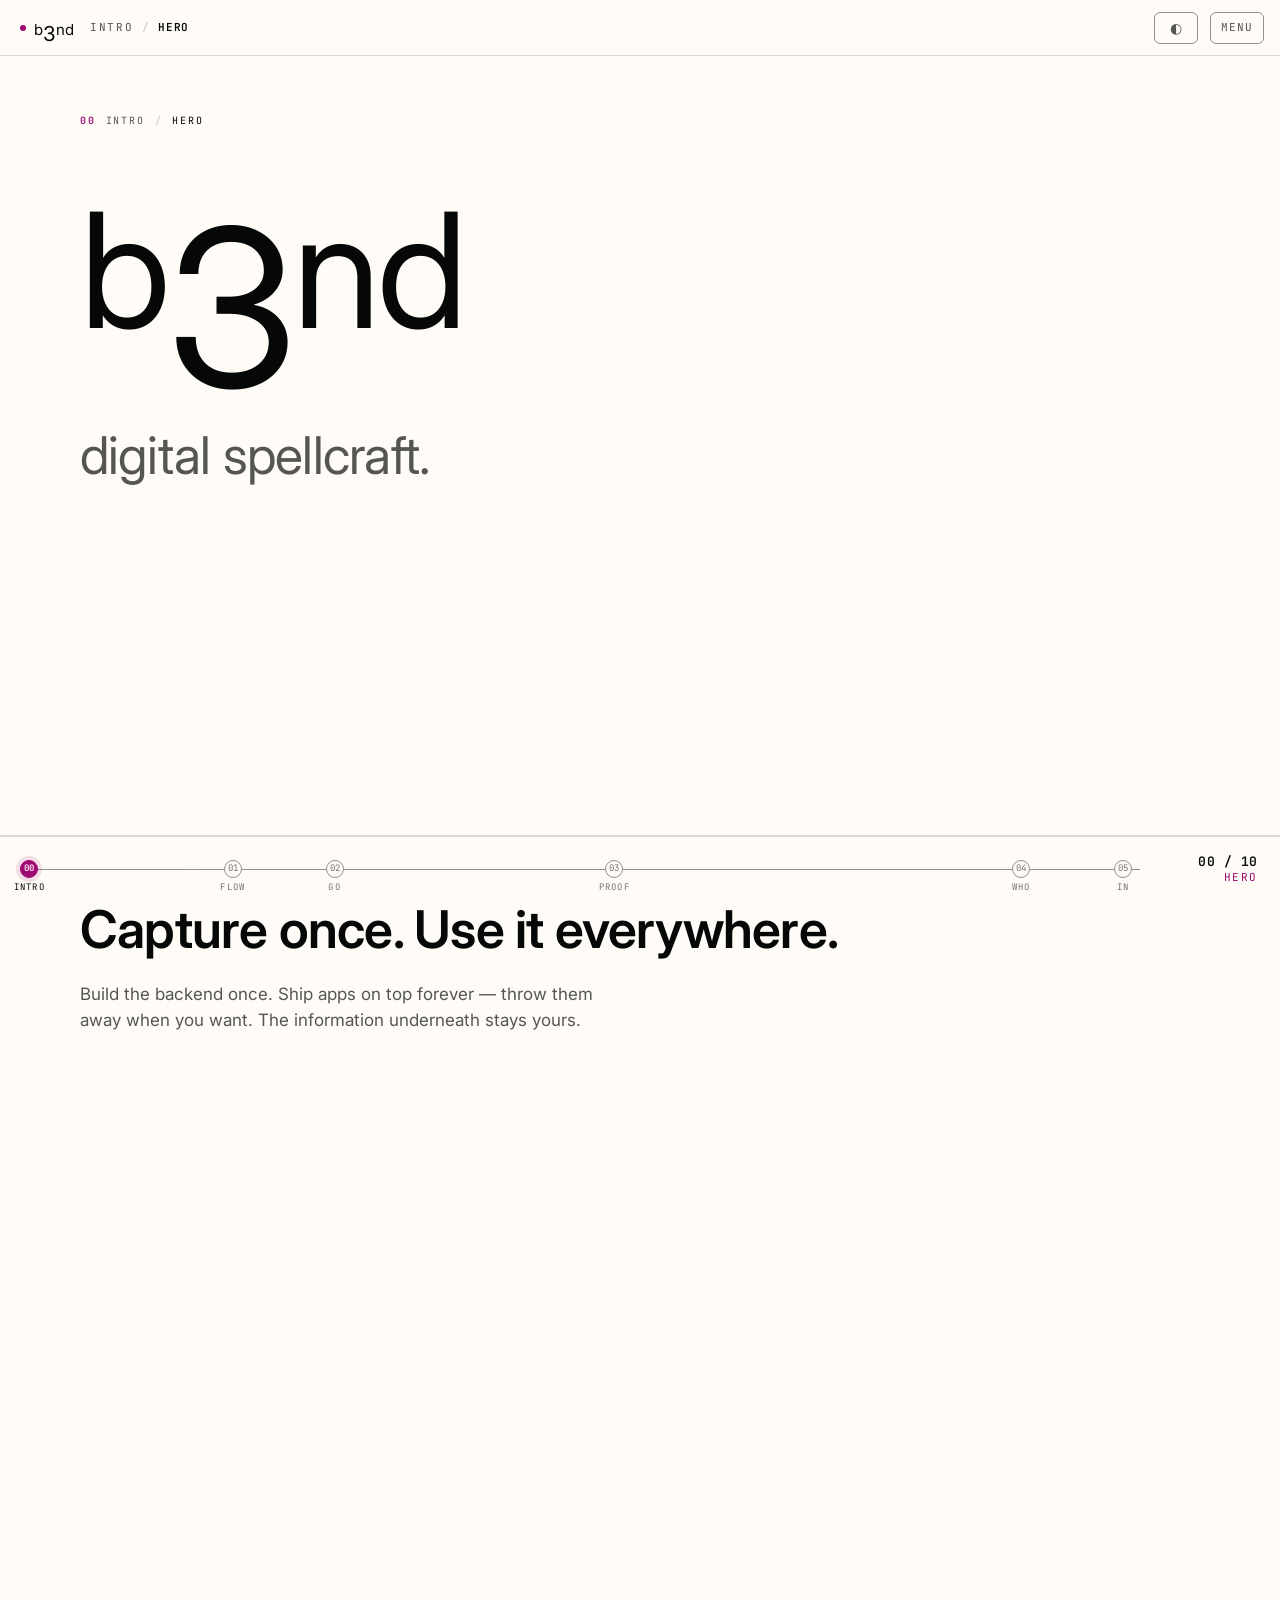
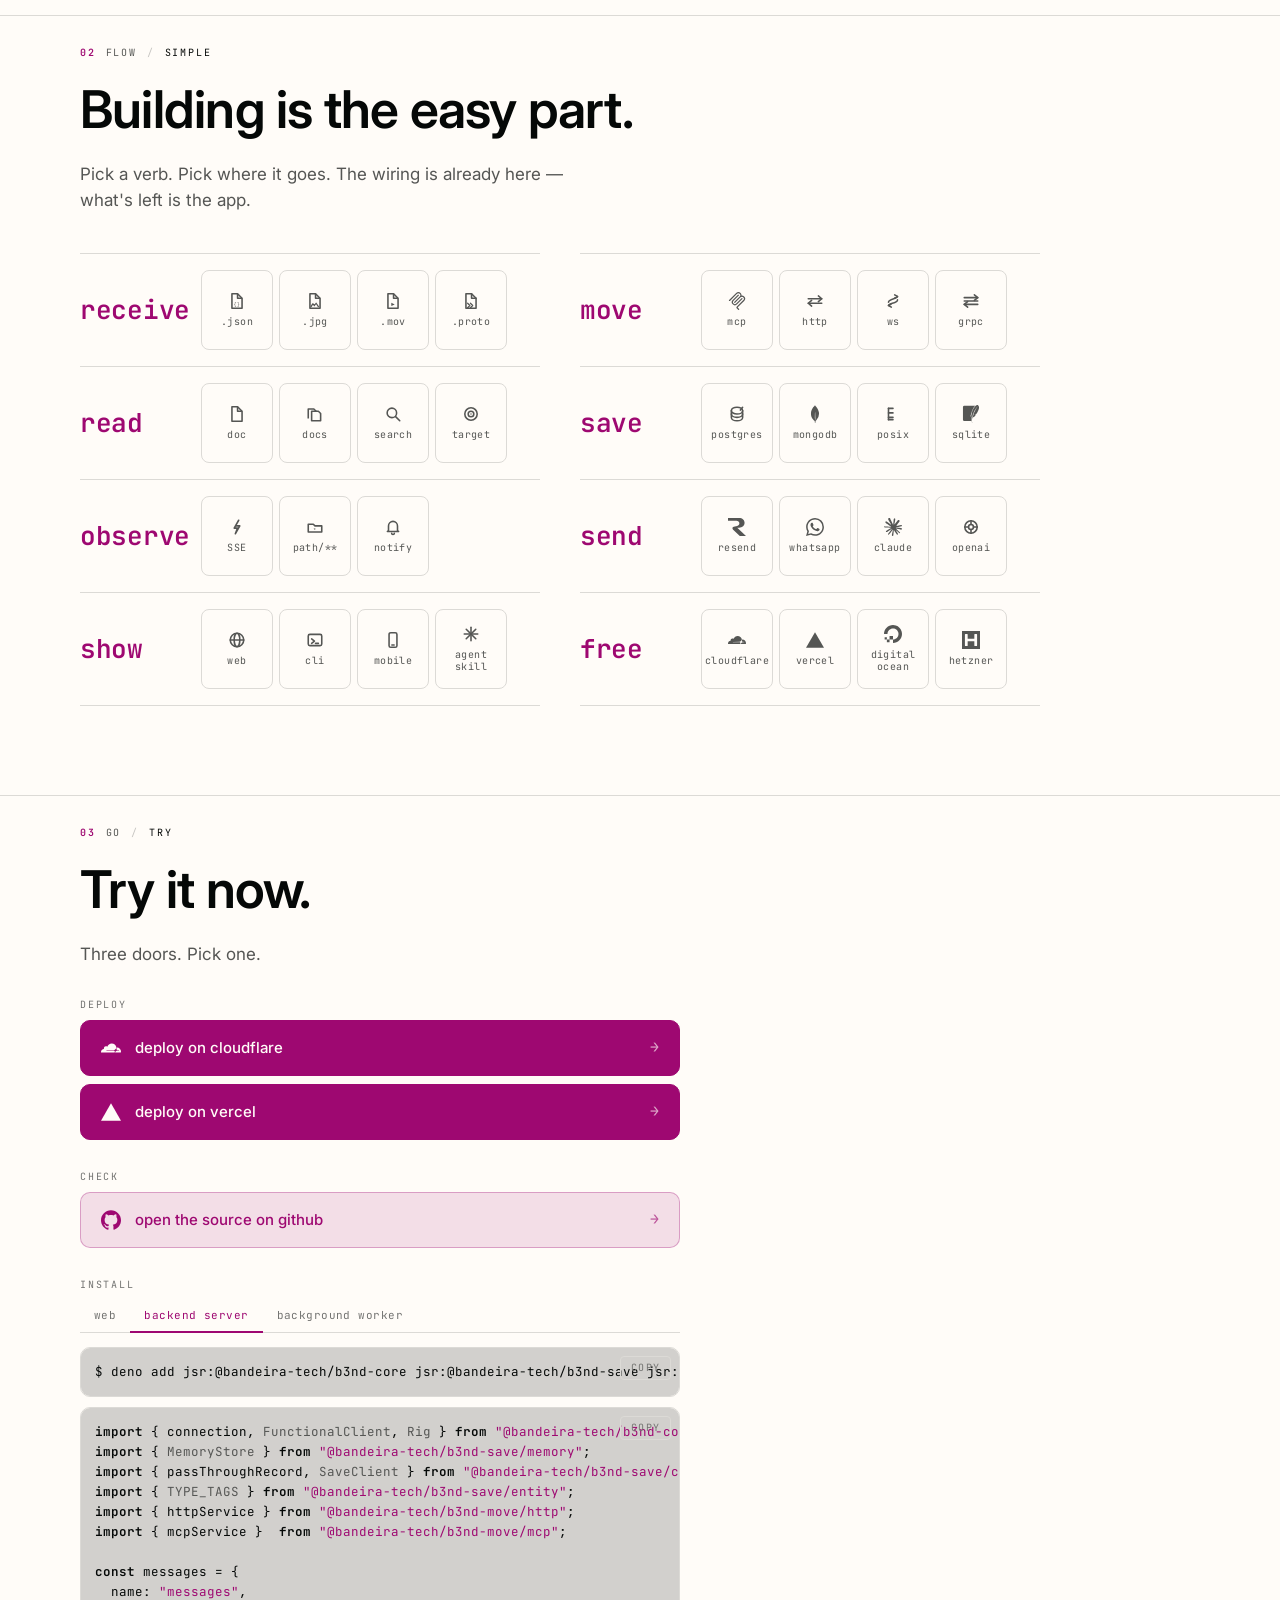
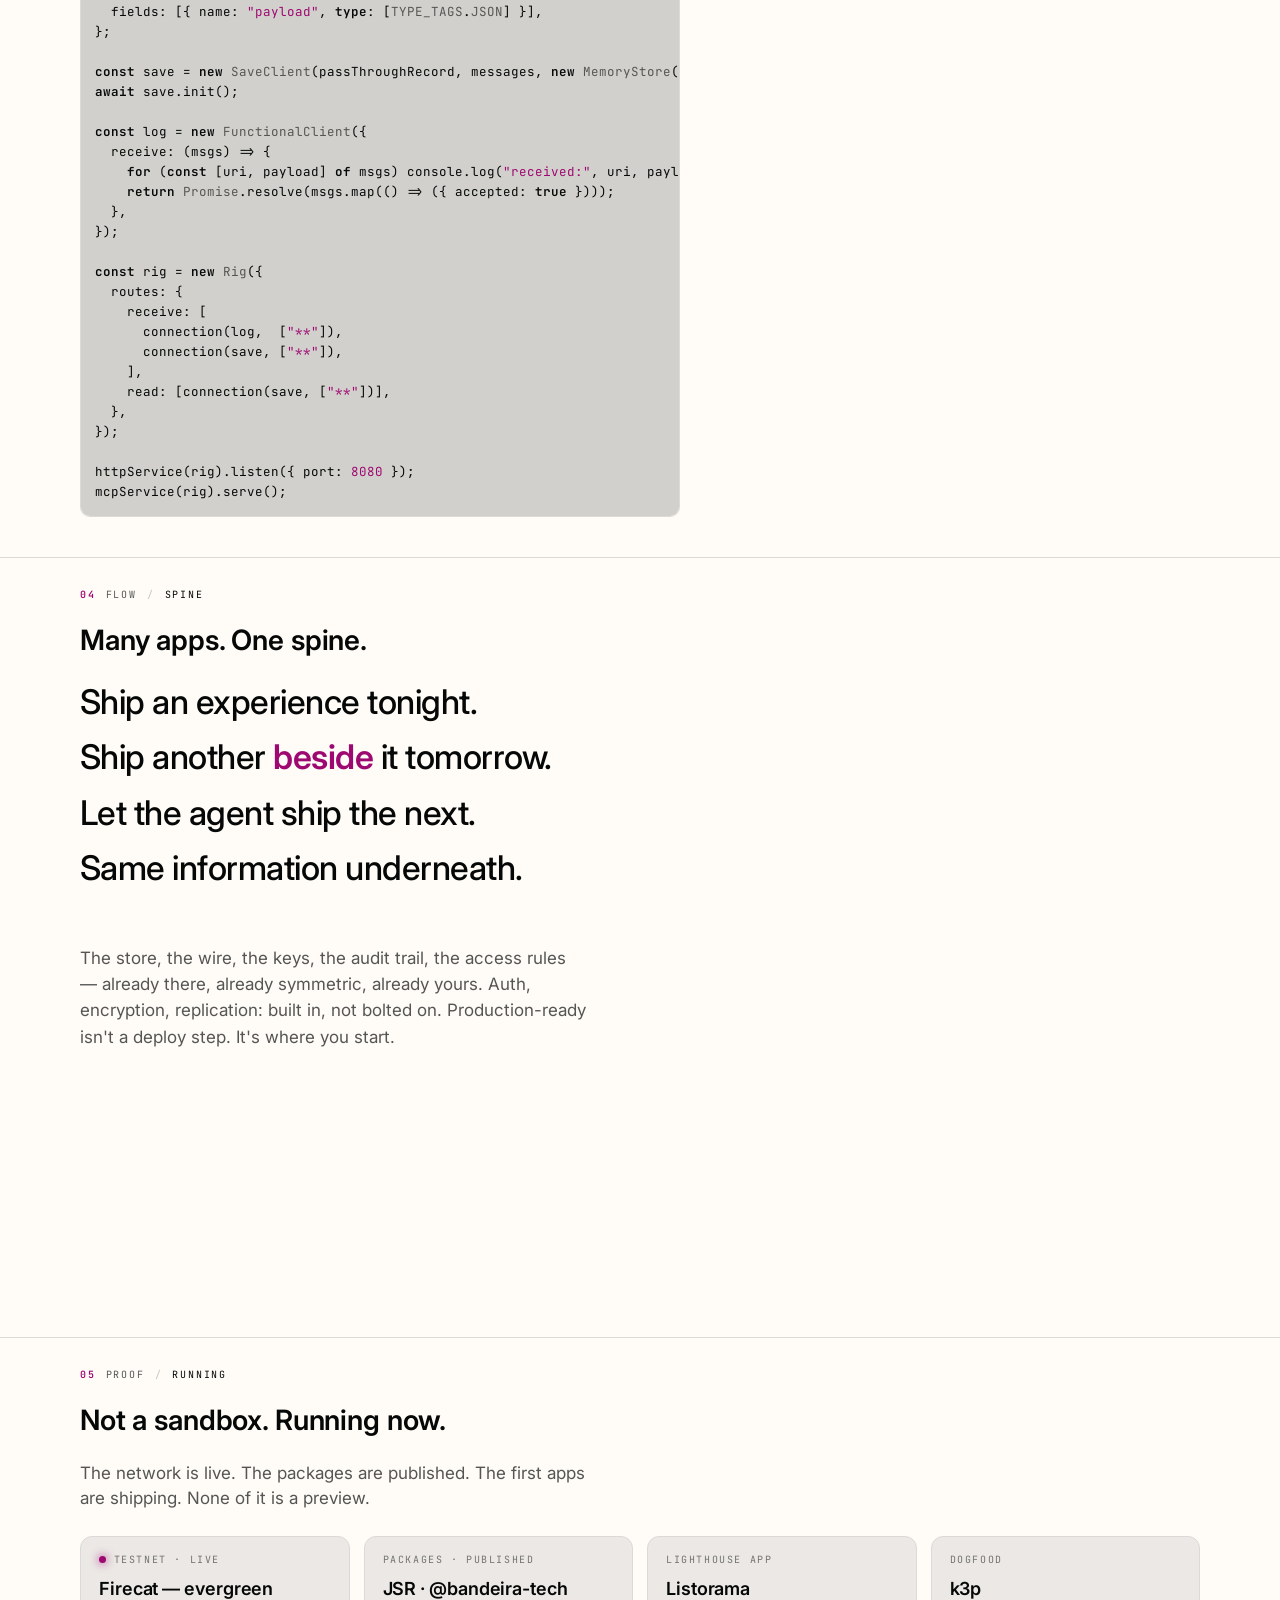
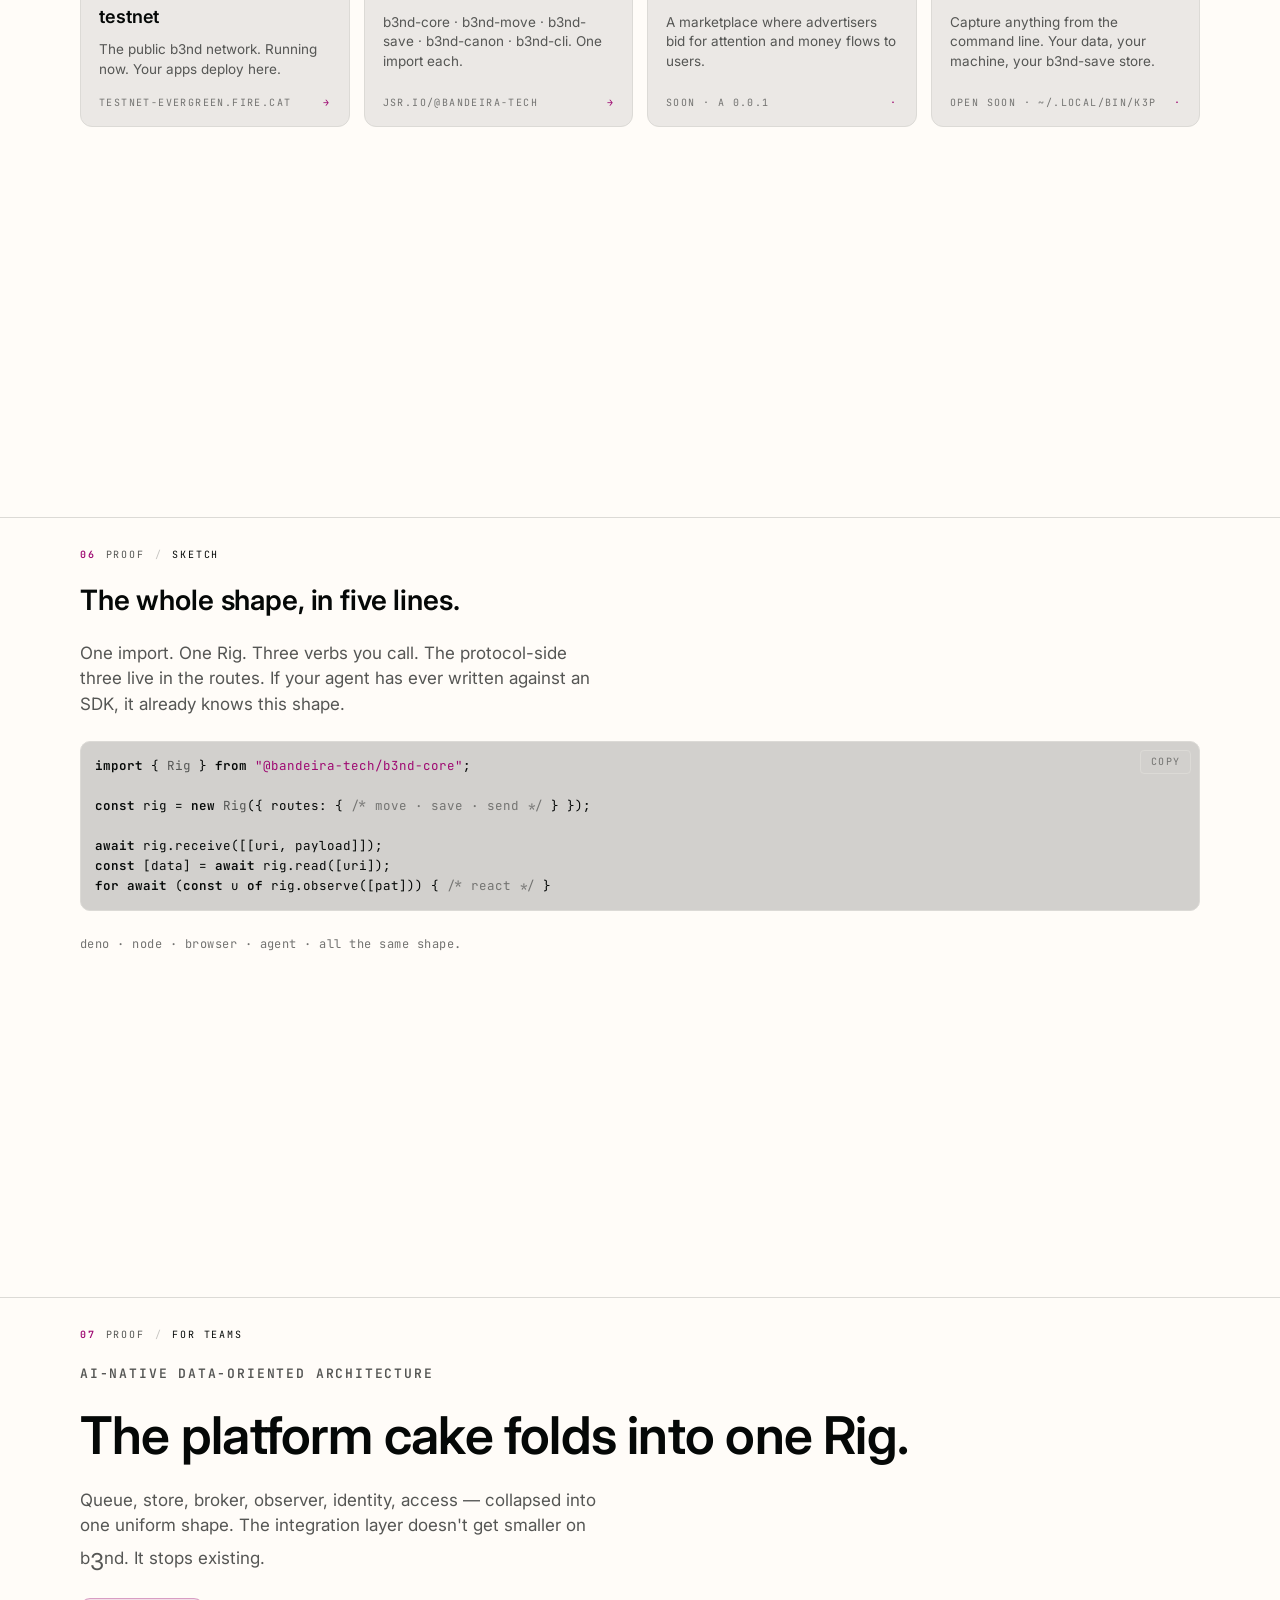
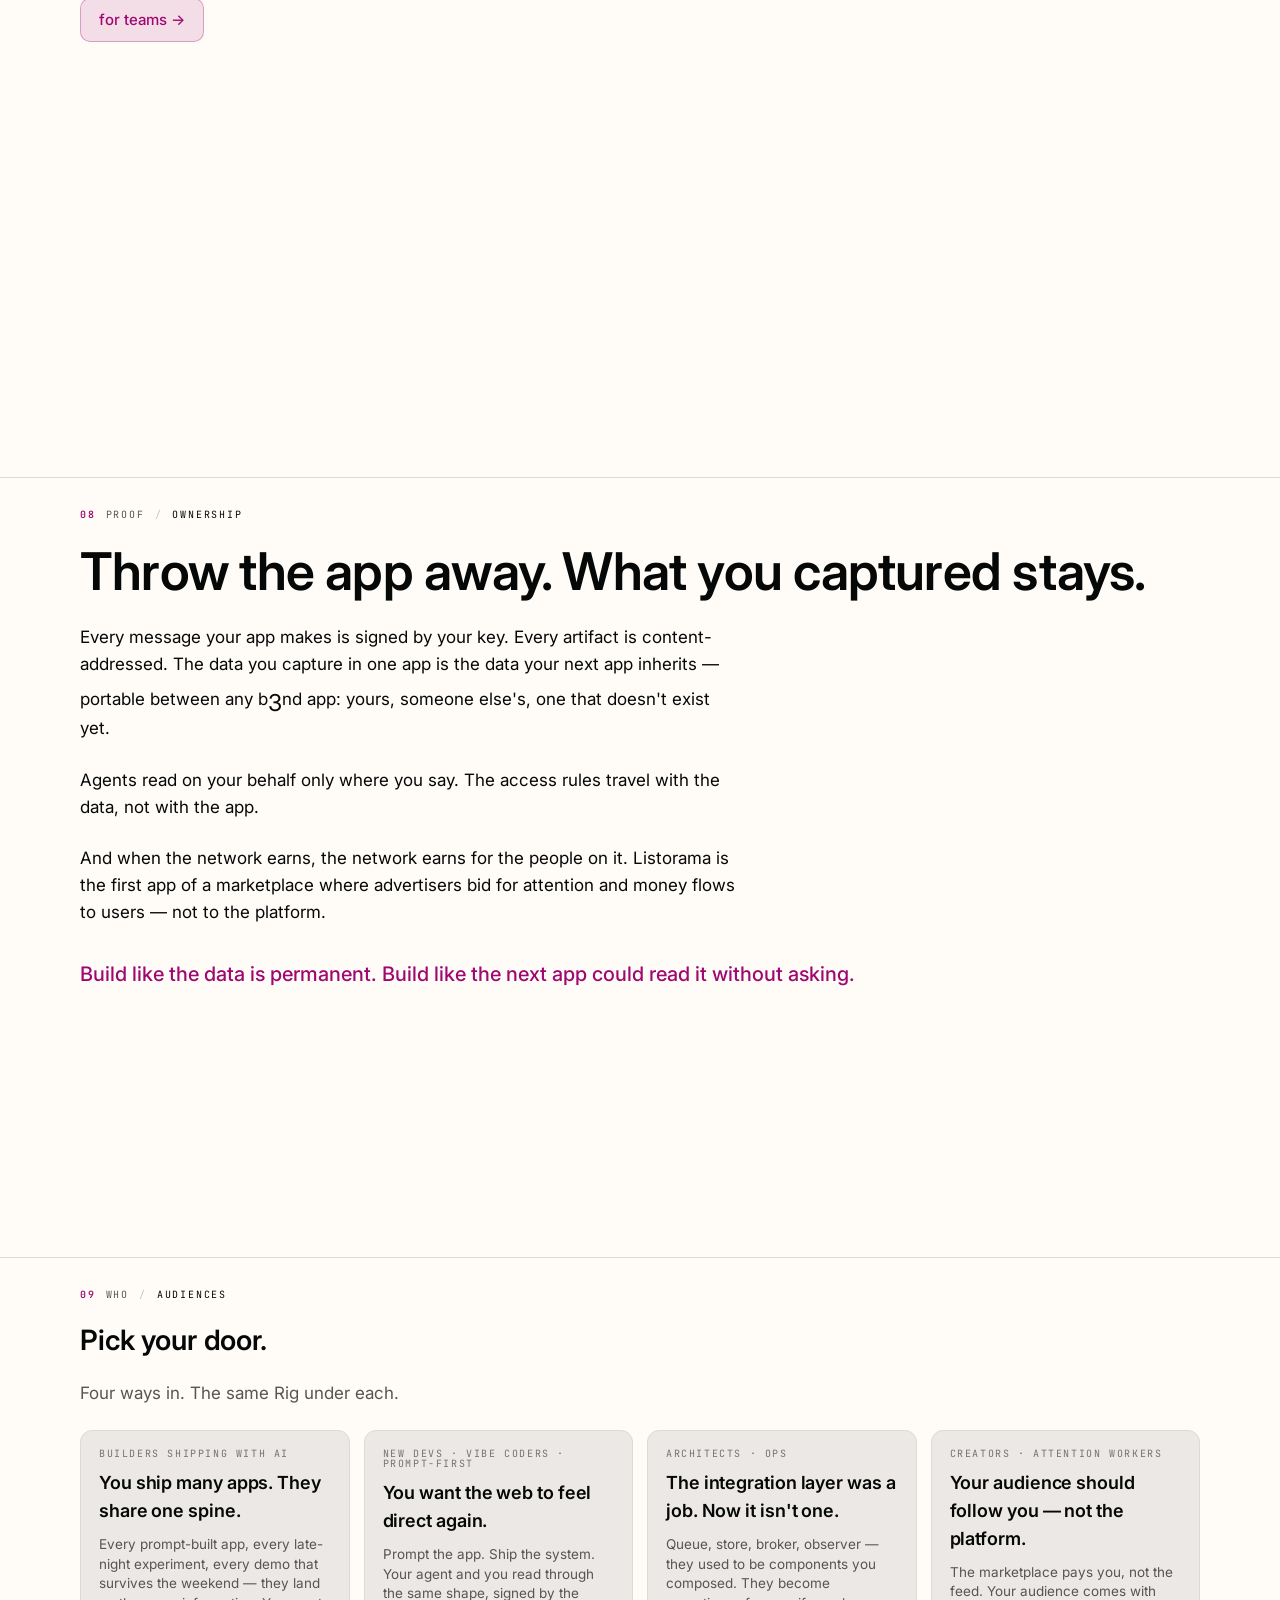
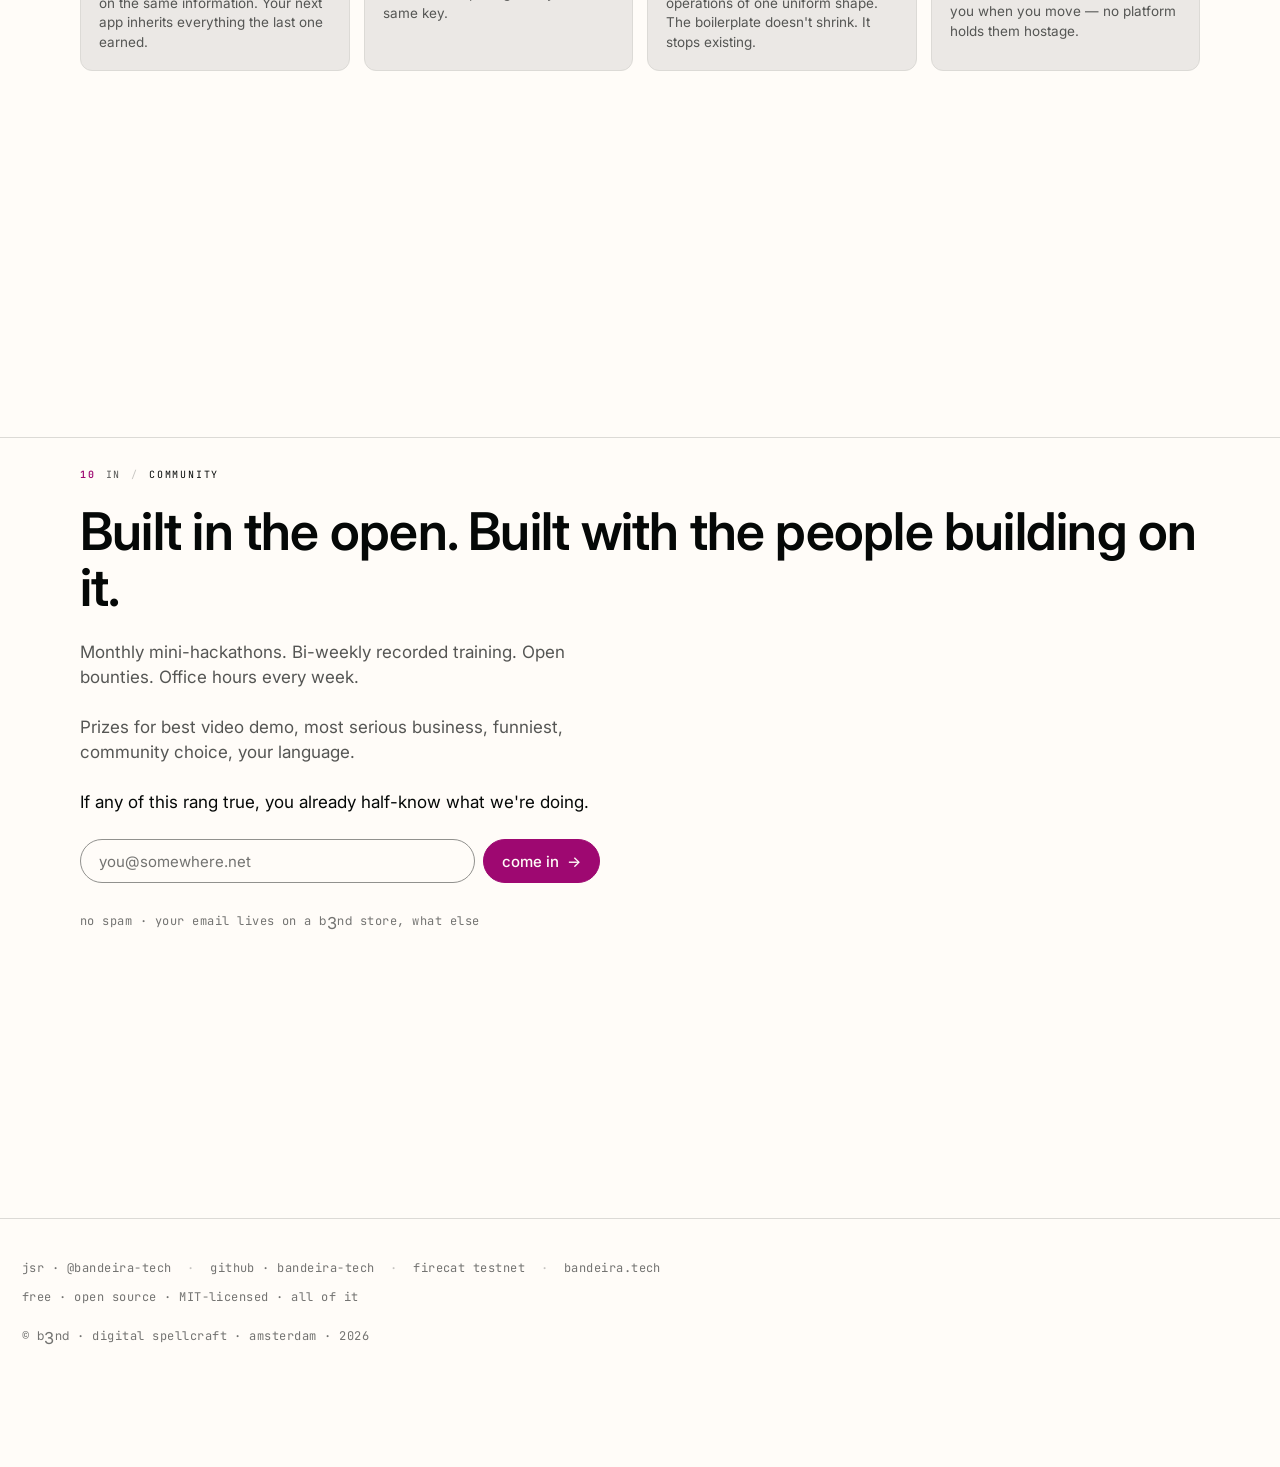
<file: index.html>
<!doctype html>
<html lang="en">
<head>
<meta charset="utf-8">
<meta name="viewport" content="width=device-width,initial-scale=1,viewport-fit=cover">
<meta name="theme-color" content="#050807" media="(prefers-color-scheme: dark)">
<meta name="theme-color" content="#FFFCF8" media="(prefers-color-scheme: light)">
<title>b3nd · digital spellcraft — capture once, use it everywhere</title>
<meta name="description" content="Capture once. Use it everywhere. Build the backend once; ship throwaway apps on top forever. Six verbs, one Rig, ten storage backends. Your information stays. b3nd is digital spellcraft.">

<meta property="og:title" content="b3nd is digital spellcraft.">
<meta property="og:description" content="One data substrate under every app you ship with AI. Six verbs, one Rig, ten storage backends. Built by bandeira.tech.">
<meta property="og:url" content="https://b3nd.org">
<meta property="og:type" content="website">
<meta property="og:site_name" content="b3nd">
<meta property="og:image" content="https://b3nd.org/og.png">
<meta property="og:image:width" content="1200">
<meta property="og:image:height" content="630">
<meta property="og:image:alt" content="b3nd is digital spellcraft.">
<meta name="twitter:card" content="summary_large_image">
<meta name="twitter:title" content="b3nd is digital spellcraft.">
<meta name="twitter:description" content="One data substrate under every app you ship with AI. Six verbs, one Rig, ten storage backends.">
<meta name="twitter:image" content="https://b3nd.org/og.png">

<link rel="icon" href="data:image/svg+xml,%3Csvg xmlns='http://www.w3.org/2000/svg' viewBox='0 0 64 64'%3E%3Crect width='64' height='64' rx='12' fill='%23050807'/%3E%3Ctext x='32' y='48' font-family='American Typewriter,serif' font-size='52' text-anchor='middle' fill='%2339FF88'%3E3%3C/text%3E%3C/svg%3E">
<link rel="canonical" href="https://b3nd.org/">

<script type="application/ld+json">
{
  "@context": "https://schema.org",
  "@graph": [
    {
      "@type": "SoftwareApplication",
      "@id": "https://b3nd.org/#software",
      "name": "b3nd",
      "alternateName": "b3nd is digital spellcraft.",
      "description": "b3nd is the information layer under the apps you build. Six small verbs — move, save, send at the protocol layer; receive, read, observe at the app layer. Build the backend once; ship apps on top forever. Capture once; use it everywhere.",
      "applicationCategory": "DeveloperApplication",
      "operatingSystem": "Cross-platform",
      "url": "https://b3nd.org",
      "offers": { "@type": "Offer", "price": "0", "priceCurrency": "USD" },
      "author": { "@id": "https://bandeira.tech/#org" },
      "softwareHelp": { "@type": "CreativeWork", "url": "https://jsr.io/@bandeira-tech" }
    },
    {
      "@type": "Organization",
      "@id": "https://bandeira.tech/#org",
      "name": "Bandeira Tech",
      "url": "https://bandeira.tech",
      "sameAs": [
        "https://jsr.io/@bandeira-tech",
        "https://github.com/bandeira-tech"
      ]
    },
    {
      "@type": "WebSite",
      "@id": "https://b3nd.org/#site",
      "url": "https://b3nd.org",
      "name": "b3nd",
      "publisher": { "@id": "https://bandeira.tech/#org" },
      "about": { "@id": "https://b3nd.org/#software" },
      "inLanguage": "en"
    }
  ]
}
</script>

<link rel="preconnect" href="https://fonts.googleapis.com">
<link rel="preconnect" href="https://fonts.gstatic.com" crossorigin>
<link href="https://fonts.googleapis.com/css2?family=Inter:wght@400;500;600;700&family=JetBrains+Mono:wght@400;500;600&display=swap" rel="stylesheet">

<link rel="stylesheet" href="/brand/b3nd.css?v=20260620-v11">
<script defer src="/brand/b3nd.js?v=20260620-v11"></script>

<script>
  /* Theme bootstrap — read stored choice before paint to avoid a flash.
   * Honors the shell's localStorage contract (`b3nd-theme` + `data-theme`),
   * NOT v10's contract (`b3nd.mode` + `data-mode`). v11 lives inside the
   * shell discipline. */
  (() => {
    const stored = localStorage.getItem("b3nd-theme");
    if (stored === "light" || stored === "dark") {
      document.documentElement.dataset.theme = stored;
    }
  })();
</script>

<style>
  /* =====================================================================
   * v11 of b3nd.org — built inside the canonical brand webshell at
   * ~/ws/b3nd-brand/webshell/shell.html. Every block below this comment
   * is lifted directly from the shell with only the trimming necessary
   * to ship a public marketing page (we drop the experimental display
   * fonts, the contents/foundations/components/patterns/graphics tiers
   * since this page is a *consumer* of the shell, not the shell itself).
   *
   * Anything tagged /* SHELL-CANDIDATE */ /* is a b3nd.org-specific
   * extension that should be promoted back into the shell — see
   * docs/superpowers/specs/2026-06-20-b3nd-org-v11-shell-port.md.
   * ===================================================================== */

  /* ===== TOKENS (from shell) ==================================== */
  :root {
    --b3nd-prose: "Inter", system-ui, sans-serif;
    --mono: "JetBrains Mono", ui-monospace, monospace;

    --black:#050807;
    --white:#FFFCF8;
    --green:#39FF88;
    --pink:#FF3FB7;
    --pink-deep:#B30880;
    --red:#FF4747;
    --violet:#7C5CFF;

    color-scheme: dark;
    --bg:var(--black);
    --ink:var(--white);
    --accent:var(--green);
    --signal:var(--red);
    --bridge:var(--violet);

    --panel:          color-mix(in srgb, var(--bg) 92%, var(--ink) 8%);
    --surface-raised: color-mix(in srgb, var(--bg) 82%, var(--ink) 18%);
    --rule:           color-mix(in srgb, var(--bg) 86%, var(--ink) 14%);
    --rule-2:         color-mix(in srgb, var(--bg) 78%, var(--ink) 22%);
    --ink-dim:        color-mix(in srgb, var(--ink) 62%, var(--bg) 38%);
    --ink-mute:       color-mix(in srgb, var(--ink) 47%, var(--bg) 53%);
    --accent-soft:    color-mix(in srgb, var(--accent), transparent 88%);
    --accent-border:  color-mix(in srgb, var(--accent), transparent 70%);
    --signal-soft:    color-mix(in srgb, var(--signal), transparent 88%);
    --signal-border:  color-mix(in srgb, var(--signal), transparent 70%);
    --bridge-soft:    color-mix(in srgb, var(--bridge), transparent 88%);

    --chrome-h: calc(48px + env(safe-area-inset-top, 0px));
    --rail-h:   0px;
    --tap:      44px;

    --sp-1:4px; --sp-2:8px; --sp-3:12px; --sp-4:16px;
    --sp-5:20px; --sp-6:24px; --sp-7:32px; --sp-8:48px;

    --r-1:6px; --r-2:8px; --r-3:10px; --r-4:12px; --r-pill:99px;
  }
  :root[data-theme="light"] {
    color-scheme: light;
    --bg:var(--white);
    --ink:var(--black);
    --accent: color-mix(in srgb, var(--pink-deep), var(--black) 12%);
    --signal: color-mix(in srgb, var(--red), var(--black) 22%);
    --bridge: color-mix(in srgb, var(--violet), var(--black) 15%);
    --ink-dim:  color-mix(in srgb, var(--ink) 68%, var(--bg) 32%);
    --ink-mute: color-mix(in srgb, var(--ink) 56%, var(--bg) 44%);
    --rule-2:   color-mix(in srgb, var(--bg) 56%, var(--ink) 44%);
  }
  @media (prefers-color-scheme: light) {
    :root:not([data-theme="dark"]) {
      color-scheme: light;
      --bg:var(--white);
      --ink:var(--black);
      --accent: color-mix(in srgb, var(--pink-deep), var(--black) 12%);
      --signal: color-mix(in srgb, var(--red), var(--black) 22%);
      --bridge: color-mix(in srgb, var(--violet), var(--black) 15%);
      --ink-dim:  color-mix(in srgb, var(--ink) 68%, var(--bg) 32%);
      --ink-mute: color-mix(in srgb, var(--ink) 56%, var(--bg) 44%);
      --rule-2:   color-mix(in srgb, var(--bg) 56%, var(--ink) 44%);
    }
  }

  /* ===== BASE (from shell) ====================================== */
  *{box-sizing:border-box;-webkit-tap-highlight-color:transparent}
  html,body{
    margin:0;padding:0;
    background:var(--bg);color:var(--ink);
    font:16px/1.55 var(--b3nd-prose);
    -webkit-font-smoothing:antialiased;text-rendering:optimizeLegibility;
  }
  a{color:var(--accent);text-decoration:none}
  a:hover{text-decoration:underline;text-underline-offset:3px}
  code,kbd,pre{font-family:var(--mono)}
  button{font:inherit;color:inherit}
  b-3{white-space:nowrap;display:inline-block}

  html{height:100%;scroll-padding-top:var(--chrome-h);scroll-padding-bottom:var(--rail-h)}
  body{
    min-height:100%;
    scroll-snap-type:y proximity;
    overflow-x:hidden;
    overscroll-behavior-y:contain;
  }

  /* ===== TOP CHROME (from shell) ================================ */
  .chrome-top{
    position:fixed;top:0;left:0;right:0;
    height:var(--chrome-h);
    padding:env(safe-area-inset-top,0px) 16px 0;
    background:color-mix(in srgb, var(--bg), transparent 6%);
    -webkit-backdrop-filter:blur(8px);backdrop-filter:blur(8px);
    border-bottom:1px solid var(--rule);
    z-index:40;
    display:flex;align-items:center;gap:12px;
  }
  .chrome-top .brand{
    display:inline-flex;align-items:center;gap:8px;
    color:var(--ink);font-size:15px;font-weight:500;letter-spacing:-.005em;
    background:none;border:none;cursor:pointer;padding:6px 4px;
  }
  .chrome-top .brand .dot{width:6px;height:6px;border-radius:50%;background:var(--accent)}
  .chrome-top .crumb{
    font:11px/1 var(--mono);color:var(--ink-mute);
    letter-spacing:.16em;text-transform:uppercase;
    display:flex;align-items:center;gap:8px;min-width:0;
  }
  .chrome-top .crumb .sep{opacity:.4}
  .chrome-top .crumb .tier{color:var(--ink-dim)}
  .chrome-top .crumb .name{color:var(--ink);font-weight:600;letter-spacing:.06em}
  .chrome-top .spacer{flex:1}
  .chrome-top .chip{
    height:32px;padding:0 10px;display:inline-flex;align-items:center;gap:6px;
    background:none;border:1px solid var(--rule-2);color:var(--ink-dim);
    border-radius:var(--r-1);font:11px/1 var(--mono);cursor:pointer;
    letter-spacing:.08em;text-transform:uppercase;
  }
  .chrome-top .chip:hover{color:var(--ink);border-color:var(--ink-dim)}
  .chrome-top .chip[aria-pressed="true"]{background:var(--accent-soft);color:var(--accent);border-color:var(--accent-border)}
  .chrome-top .chip.icon{width:var(--tap);padding:0;justify-content:center;font-size:14px}
  .chrome-top .hairline{
    position:absolute;left:0;right:0;bottom:-1px;height:1px;background:transparent;
  }
  .chrome-top .hairline::after{
    content:"";position:absolute;left:0;top:0;height:100%;
    background:var(--accent);width:var(--progress,0%);
    transition:width .2s ease-out;
  }
  @media (max-width: 480px){
    .chrome-top .crumb .tier, .chrome-top .crumb .sep{display:none}
  }

  /* ===== NAV DRAWER (from shell) ================================ */
  .nav-scrim{
    position:fixed;inset:0;background:color-mix(in srgb, var(--black), transparent 40%);
    opacity:0;pointer-events:none;transition:opacity .18s ease-out;z-index:48;
  }
  .nav-drawer{
    position:fixed;top:0;right:0;bottom:0;width:min(92vw, 380px);
    background:var(--panel);border-left:1px solid var(--rule);
    transform:translateX(100%);transition:transform .22s ease-out;
    z-index:50;display:flex;flex-direction:column;
    padding-top:env(safe-area-inset-top,0px);
  }
  body.nav-open .nav-scrim{opacity:1;pointer-events:auto}
  body.nav-open .nav-drawer{transform:translateX(0)}
  .nav-drawer .nav-head{
    display:flex;align-items:center;gap:12px;
    padding:14px 18px;border-bottom:1px solid var(--rule);
    font:11px/1 var(--mono);color:var(--ink-mute);letter-spacing:.18em;text-transform:uppercase;
  }
  .nav-drawer .nav-head .title{color:var(--ink);font-weight:600;letter-spacing:.06em}
  .nav-drawer .nav-head .spacer{flex:1}
  .nav-drawer .nav-close{
    width:32px;height:32px;display:grid;place-content:center;
    background:none;border:1px solid var(--rule-2);color:var(--ink-dim);
    border-radius:var(--r-1);cursor:pointer;font:14px/1 var(--mono);
  }
  .nav-drawer .nav-body{flex:1;overflow-y:auto;padding:8px 0 24px}
  .nav-group{padding:14px 18px 6px}
  .nav-group h3{
    margin:0 0 8px;font:10px/1 var(--mono);color:var(--accent);
    letter-spacing:.2em;text-transform:uppercase;font-weight:600;
  }
  .nav-list{display:flex;flex-direction:column;gap:1px}
  .nav-link{
    display:flex;align-items:baseline;gap:10px;
    padding:8px 10px;border-radius:var(--r-1);
    color:var(--ink);font-size:14px;line-height:1.3;letter-spacing:-.005em;
    background:none;border:none;cursor:pointer;text-align:left;
  }
  .nav-link:hover{background:var(--surface-raised)}
  .nav-link .num{
    font:10px/1 var(--mono);color:var(--ink-mute);letter-spacing:.08em;
    min-width:24px;font-feature-settings:"tnum";
  }
  .nav-link .name{flex:1}
  .nav-link[aria-current="true"]{background:var(--accent-soft);color:var(--accent)}
  .nav-link[aria-current="true"] .num{color:var(--accent)}

  /* ===== TRACK + PANEL (from shell) ============================= */
  .track{display:flex;flex-direction:column;padding-top:var(--chrome-h)}
  .panel{
    min-height:calc(100dvh - var(--chrome-h) - var(--rail-h));
    scroll-snap-align:start;
    display:flex;flex-direction:column;
    padding:20px 20px 32px;gap:20px;
    position:relative;
    border-bottom:1px solid var(--rule);
  }
  .panel:last-child{border-bottom:none}

  .panel-head{
    display:flex;align-items:baseline;gap:10px;
    font:10px/1 var(--mono);color:var(--ink-mute);
    letter-spacing:.18em;text-transform:uppercase;
  }
  .panel-head .num{color:var(--accent);font-weight:600}
  .panel-head .tier{color:var(--ink-dim)}
  .panel-head .sep{opacity:.4}
  .panel-head .name{color:var(--ink)}
  .panel-head .anchor{
    margin-left:auto;color:var(--ink-mute);font:10px/1 var(--mono);
    letter-spacing:.14em;text-transform:lowercase;opacity:0;transition:opacity .15s;
    text-decoration:none;
  }
  .panel:hover .panel-head .anchor{opacity:1}
  .panel-head .anchor:hover{color:var(--accent);text-decoration:none}

  /* ===== TYPE SCALE (from shell) ================================ */
  h1,h2,h3,h4,p{margin:0}
  .h-display{font-size:clamp(56px,18vw,160px);line-height:.96;letter-spacing:-.025em;font-weight:600}
  .h-1{font-size:clamp(28px,6.6vw,52px);line-height:1.08;letter-spacing:-.015em;font-weight:600}
  .h-2{font-size:clamp(20px,4.6vw,28px);line-height:1.18;letter-spacing:-.005em;font-weight:600}
  .h-3{font-size:13px;font-weight:600;color:var(--ink-dim);text-transform:uppercase;letter-spacing:.14em;font-family:var(--mono)}
  .lede{font-size:17px;line-height:1.5;color:var(--ink-dim);max-width:48ch}
  .body{font-size:15px;line-height:1.55;color:var(--ink)}
  .mute{color:var(--ink-mute);font-size:12px;font-family:var(--mono);letter-spacing:.04em}

  /* ===== SHARED COMPONENTS (from shell) ========================= */
  .btn{
    appearance:none;border:1px solid transparent;
    font:15px/1 var(--b3nd-prose);font-weight:500;
    min-height:var(--tap);padding:0 18px;border-radius:var(--r-3);cursor:pointer;
    display:inline-flex;align-items:center;justify-content:center;gap:8px;
    text-decoration:none;
  }
  .btn.primary{background:var(--accent);color:var(--bg);border-color:var(--accent)}
  .btn.secondary{background:var(--accent-soft);color:var(--accent);border-color:var(--accent-border)}
  .btn.quiet{background:transparent;color:var(--ink);border-color:var(--rule-2)}
  .btn.ghost{background:transparent;color:var(--ink-dim);border-color:transparent}
  .btn.destructive{background:var(--signal);color:var(--bg);border-color:var(--signal)}
  .btn.full{width:100%}
  .btn:active{transform:translateY(1px)}

  .pill{
    display:inline-flex;align-items:center;gap:6px;
    font:11px/1 var(--mono);letter-spacing:.06em;padding:5px 10px;
    border-radius:var(--r-pill);border:1px solid var(--rule-2);color:var(--ink-dim);
    text-transform:uppercase;
  }
  .pill.accent{background:var(--accent-soft);color:var(--accent);border-color:var(--accent-border)}
  .pill.solid{background:var(--accent);color:var(--bg);border-color:var(--accent)}
  .pill.signal{background:var(--signal-soft);color:var(--signal);border-color:var(--signal-border)}

  .card{
    display:flex;flex-direction:column;gap:10px;
    background:var(--panel);border:1px solid var(--rule);border-radius:var(--r-4);
    padding:18px;color:inherit;text-decoration:none;
    transition:border-color .15s, background .15s;
  }
  .card:hover{border-color:var(--accent-border);background:color-mix(in srgb,var(--accent),transparent 96%);text-decoration:none}
  .card .card-tag{font:10px/1 var(--mono);color:var(--ink-mute);letter-spacing:.16em;text-transform:uppercase}
  .card .card-title{font-size:18px;font-weight:600;letter-spacing:-.005em;color:var(--ink)}
  .card .card-desc{font-size:13.5px;line-height:1.45;color:var(--ink-dim)}
  .card .card-foot{
    margin-top:auto;padding-top:8px;
    display:flex;align-items:center;justify-content:space-between;
    font:10px/1 var(--mono);color:var(--ink-mute);letter-spacing:.14em;text-transform:uppercase;
  }
  .card .card-foot .arrow{color:var(--accent)}

  pre.code{
    margin:0;padding:14px;padding-right:64px;background:var(--surface-raised);border:1px solid var(--rule);
    border-radius:var(--r-3);font:12.5px/1.6 var(--mono);overflow:auto;color:var(--ink);
    position:relative;
  }
  pre.code .tk-cmt{color:var(--ink-mute)}
  pre.code .tk-str{color:var(--accent)}
  pre.code .tk-kw{color:var(--ink);font-weight:600}
  pre.code .tk-typ{color:var(--ink-dim)}
  pre.code .tk-num{color:var(--accent)}
  pre.code .copy-btn{
    position:absolute;top:8px;right:8px;
    appearance:none;background:transparent;color:var(--ink-mute);
    border:1px solid var(--rule);border-radius:4px;cursor:pointer;
    font:10px/1 var(--mono);letter-spacing:.12em;text-transform:uppercase;
    padding:6px 10px;transition:color .15s, border-color .15s;
  }
  pre.code .copy-btn:hover{color:var(--ink);border-color:var(--accent-border)}
  pre.code .copy-btn.copied{color:var(--accent);border-color:var(--accent-border)}

  /* ===== TABLET + DESKTOP (from shell) ========================== */
  .chrome-bot{display:none}
  @media (min-width: 768px) and (max-width: 1023px){
    :root{ --chrome-h: 56px; }
    .panel{padding:32px 32px 40px;gap:24px}
  }
  @media (min-width: 1024px){
    :root{ --chrome-h: 56px; --rail-h: 64px; }
    body{padding-bottom:var(--rail-h)}
    .panel{padding:32px max(56px, calc((100vw - 1100px) / 2)) 40px;gap:24px}
    .chrome-bot{
      display:flex;align-items:center;
      position:fixed;bottom:0;left:0;right:0;height:var(--rail-h);
      padding:0 22px;gap:18px;z-index:30;
      background:color-mix(in srgb, var(--bg), transparent 6%);
      -webkit-backdrop-filter:blur(8px);backdrop-filter:blur(8px);
      border-top:1px solid var(--rule);
    }
    .chrome-bot .chain{position:relative;flex:1;height:28px;display:flex;align-items:center}
    .chrome-bot .chain::before{content:"";position:absolute;left:0;right:0;top:50%;height:1px;background:var(--rule-2)}
    .chrome-bot .chain .fill{
      position:absolute;left:0;top:50%;height:1px;background:var(--accent);
      width:var(--progress,0%);transition:width .18s ease-out;
    }
    .chrome-bot .tiers{position:absolute;inset:0}
    .chrome-bot .tier-mark{
      position:absolute;left:var(--pos,0%);top:50%;
      transform:translate(-50%,-50%);
      display:flex;flex-direction:column;align-items:center;gap:6px;cursor:pointer;
      color:var(--ink-mute);background:none;border:none;
    }
    .chrome-bot .tier-mark .glyph{
      width:18px;height:18px;border-radius:50%;background:var(--bg);border:1px solid var(--rule-2);
      display:grid;place-content:center;font:9px/1 var(--mono);color:var(--ink-mute);
      transition:all .15s;
    }
    .chrome-bot .tier-mark .label{
      position:absolute;top:24px;font:9px/1 var(--mono);letter-spacing:.14em;text-transform:uppercase;
      color:var(--ink-mute);white-space:nowrap;pointer-events:none;
    }
    .chrome-bot .tier-mark.is-active .glyph{
      background:var(--accent);border-color:var(--accent);color:var(--bg);font-weight:600;
      box-shadow:0 0 0 4px var(--accent-soft);
    }
    .chrome-bot .tier-mark.is-active .label{color:var(--ink)}
    .chrome-bot .tier-mark:hover .glyph{border-color:var(--ink-dim);color:var(--ink-dim)}
    .chrome-bot .counter{
      font:11px/1 var(--mono);color:var(--ink-mute);letter-spacing:.14em;text-transform:uppercase;
      display:flex;flex-direction:column;align-items:flex-end;gap:4px;min-width:100px;
    }
    .chrome-bot .counter b{color:var(--ink);font-weight:600;font-size:13px;letter-spacing:.04em}
    .chrome-bot .counter .name{color:var(--accent)}
    .chrome-top .hairline{display:none}
    .nav-drawer{width:420px}
  }
  @media (min-width: 1280px){
    .panel{padding:32px 80px 40px}
  }

  /* ===== VISUALLY HIDDEN ======================================== */
  .visually-hidden{position:absolute;width:1px;height:1px;padding:0;margin:-1px;
    overflow:hidden;clip:rect(0,0,0,0);white-space:nowrap;border:0}

  /* =====================================================================
   * SHELL-CANDIDATES — b3nd.org-specific components.
   *
   * Each of these is something the shell does not yet ship. They live
   * here scoped to b3nd.org for now; the spec doc enumerates them so
   * they can be promoted into shell.html and removed from this file.
   *
   * Tracked: docs/superpowers/specs/2026-06-20-b3nd-org-v11-shell-port.md
   * ===================================================================== */

  /* SHELL-CANDIDATE 01 — .panel.hero
     Full-bleed hero variant. Content stays top-left aligned to match
     the rest of the shell's panel grammar (the masthead reads like
     any other panel, just with display-scale type). */
  .panel.hero{
    padding-top:max(60px, 6vh); padding-bottom:max(80px, 8vh);
    gap:max(16px, 2vh);
  }
  .panel.hero .hero-mark{
    /* the brand "3" hangs 0.27em below baseline (D5) — give it room
       below the wordmark so it never collides with the tagline. */
    padding-bottom:0.35em;
  }
  .panel.hero .hero-tag{color:var(--ink-dim);font-weight:400;letter-spacing:-.015em}

  /* SHELL-CANDIDATE 02 — .trinity
     A grid of (verb · description) rows separated by hairlines. Used
     for the protocol surface (move/save/send) and app surface
     (receive/read/observe). Verb is mono accent, description is body. */
  .trinity{list-style:none;padding:0;margin:0;display:flex;flex-direction:column}
  .trinity-row{
    display:grid;grid-template-columns:180px 1fr;gap:24px;
    align-items:baseline;padding:20px 0;border-top:1px solid var(--rule);
  }
  .trinity-row:last-child{border-bottom:1px solid var(--rule)}
  .trinity-verb{
    font-family:var(--mono);font-size:clamp(24px,3.2vw,36px);
    font-weight:600;color:var(--accent);letter-spacing:-.01em;
  }
  .trinity-line{font-size:clamp(15px,1.6vw,18px);line-height:1.5;color:var(--ink)}
  @media (max-width:680px){
    .trinity-row{grid-template-columns:1fr;gap:6px;padding:16px 0}
  }

  /* SHELL-CANDIDATE 02b — .simple-grid
     Two side-by-side columns of (verb · chips) rows. Verb in mono
     accent, large; chips in mono dim with rule border. Used on the
     "simple" panel to make the surface area concrete without prose.
     Mobile collapses to one column, all rows stacked. */
  .simple-grid{
    display:grid;grid-template-columns:1fr 1fr;gap:0 40px;
    margin-top:16px;max-width:960px;
  }
  .simple-col{display:flex;flex-direction:column}
  .simple-row{
    display:grid;grid-template-columns:105px 1fr;gap:16px;
    align-items:center;padding:16px 0;border-top:1px solid var(--rule);
  }
  .simple-row:last-child{border-bottom:1px solid var(--rule)}
  .simple-verb{
    font-family:var(--mono);font-size:clamp(20px,2.2vw,26px);
    font-weight:600;color:var(--accent);letter-spacing:-.01em;
  }
  .simple-chips{display:flex;flex-wrap:wrap;gap:6px;align-items:flex-start}
  .simple-chip{
    display:flex;flex-direction:column;align-items:center;justify-content:center;
    gap:6px;width:72px;height:80px;padding:8px 6px;
    border:1px solid var(--rule);border-radius:8px;
    font:10px/1.25 var(--mono);color:var(--ink-dim);
    letter-spacing:.04em;text-align:center;
    overflow-wrap:break-word;hyphens:auto;
    transition:border-color .15s, color .15s;
  }
  .simple-chip:hover{border-color:var(--accent-border);color:var(--ink)}
  .simple-chip svg{width:18px;height:18px;flex-shrink:0;color:var(--ink-dim)}
  @media (max-width:880px){
    .simple-grid{grid-template-columns:1fr;gap:0}
  }
  @media (max-width:520px){
    .simple-row{grid-template-columns:1fr;gap:10px;padding:14px 0}
    .simple-chip{width:64px;height:72px}
  }

  /* SHELL-CANDIDATE 02c — .try-stack
     Three vertical blocks (deploy · check · install) on the "try"
     panel. Buttons are full-width within their column, stacked,
     uniform shape. Block labels are mono uppercase. Install block
     hosts a CSS-only radio-driven tabset with code samples. */
  .try-stack{display:flex;flex-direction:column;gap:32px;max-width:600px;margin-top:8px}
  .try-block{display:flex;flex-direction:column;gap:10px}
  .try-block-label{
    font:10px/1 var(--mono);color:var(--ink-mute);
    letter-spacing:.18em;text-transform:uppercase;
  }
  .try-buttons{display:flex;flex-direction:column;gap:8px}
  .try-buttons .btn{
    justify-content:flex-start;width:100%;
    padding:0 20px;min-height:56px;font-size:15px;gap:14px;
  }
  .try-buttons .btn svg{width:20px;height:20px;flex-shrink:0}
  .try-buttons .btn .try-arrow{
    margin-left:auto;font-family:var(--mono);opacity:.65;
  }

  .install-tabs{display:flex;flex-direction:column;gap:0;position:relative}
  .install-tabs input[type="radio"]{
    position:absolute;opacity:0;pointer-events:none;width:0;height:0;
  }
  .install-tab-labels{
    display:flex;flex-wrap:wrap;gap:0;
    border-bottom:1px solid var(--rule);margin-bottom:14px;
  }
  .install-tab-labels label{
    padding:10px 14px;cursor:pointer;
    font:11px/1 var(--mono);color:var(--ink-mute);
    letter-spacing:.04em;
    border-bottom:2px solid transparent;
    margin-bottom:-1px;
    transition:color .15s, border-color .15s;
  }
  .install-tab-labels label:hover{color:var(--ink-dim)}
  .install-tab-panels > .install-panel{display:none}
  .install-panel pre.code{margin:0 0 10px}
  .install-panel pre.code:last-child{margin-bottom:0}

  #tab-backend:checked ~ .install-tab-labels label[for="tab-backend"],
  #tab-web:checked     ~ .install-tab-labels label[for="tab-web"],
  #tab-worker:checked  ~ .install-tab-labels label[for="tab-worker"]{
    color:var(--accent);border-bottom-color:var(--accent);
  }
  #tab-backend:checked ~ .install-tab-panels [data-tab="backend"],
  #tab-web:checked     ~ .install-tab-panels [data-tab="web"],
  #tab-worker:checked  ~ .install-tab-panels [data-tab="worker"]{display:block}

  /* SHELL-CANDIDATE 03 — .manifesto
     Stacked declarative lines with em accents. Used for the symmetry
     pivot. Each line stands on its own; the coda below is a quieter
     follow-through. */
  .manifesto{
    display:flex;flex-direction:column;gap:14px;
    font-size:clamp(20px,3.2vw,34px);line-height:1.22;
    letter-spacing:-.015em;color:var(--ink);font-weight:500;
  }
  .manifesto em{color:var(--accent);font-style:normal;font-weight:600}
  .manifesto-coda{
    margin-top:32px;max-width:46ch;
    font-size:clamp(15px,1.6vw,17px);line-height:1.55;
    color:var(--ink-dim);font-weight:400;
  }

  /* SHELL-CANDIDATE 04 — .live-dot
     Small status indicator. .live variant carries a soft glow.
     Used in the proof card "testnet · live" tag and elsewhere when
     a resource is running now vs. coming. */
  .live-dot{
    width:7px;height:7px;border-radius:50%;background:var(--ink-mute);
    display:inline-block;flex-shrink:0;
  }
  .live-dot.live{background:var(--accent);box-shadow:0 0 10px var(--accent)}

  /* SHELL-CANDIDATE 05 — .input + .form-row
     Text input + button row, used for email capture. The shell's
     #components-inputs is still todo; this is the minimum surface to
     ship the signup. Pill-shaped to match how the marketing CTA reads. */
  .form-row{
    display:flex;gap:8px;flex-wrap:wrap;max-width:520px;
  }
  .input{
    flex:1;min-width:240px;
    background:transparent;border:1px solid var(--rule-2);border-radius:var(--r-pill);
    padding:0 18px;height:var(--tap);
    font:15px/1 var(--b3nd-prose);color:var(--ink);
    transition:border-color .15s;
  }
  .input:focus{outline:none;border-color:var(--accent)}
  .input::placeholder{color:var(--ink-mute)}
  .btn.pill-shape{border-radius:var(--r-pill)}

  /* SHELL-CANDIDATE 06 — grid utilities (proof-grid, audience-grid)
     Two auto-fit card grids of slightly different densities. Likely
     candidate for a single .card-grid primitive once promoted. */
  .card-grid{
    display:grid;
    grid-template-columns:repeat(auto-fit, minmax(240px, 1fr));
    gap:14px;
  }
  .card-grid.dense{grid-template-columns:repeat(auto-fit, minmax(220px, 1fr))}

  /* SHELL-CANDIDATE 07 — site footer
     Marketing footer with meta links + brand sig. The shell ends at
     the last .panel; a marketing surface needs a quiet meta tail. */
  .site-foot{
    border-top:1px solid var(--rule);
    padding:32px 20px 40px;
    font:12px/1.6 var(--mono);color:var(--ink-mute);
    letter-spacing:.04em;
  }
  .site-foot a{color:var(--ink-mute);text-decoration:none;border-bottom:1px solid transparent;transition:border-color .15s, color .15s}
  .site-foot a:hover{color:var(--ink);border-color:var(--ink-mute)}
  .site-foot .sep{opacity:.4;margin:0 8px}
  .site-foot .sig{margin-top:14px;color:var(--ink-mute)}
  @media (min-width: 1024px){.site-foot{padding:40px 22px 56px}}

</style>
</head>
<body>

<!-- ====================== TOP CHROME (shell) ====================== -->
<header class="chrome-top">
  <button type="button" class="brand" data-go="hero" title="Top">
    <span class="dot"></span> <b-3>b3nd</b-3>
  </button>
  <span class="crumb" id="crumb">
    <span class="tier" id="crumb-tier">intro</span>
    <span class="sep">/</span>
    <span class="name" id="crumb-name">hero</span>
  </span>
  <span class="spacer"></span>
  <button type="button" class="chip icon theme-toggle" aria-label="Toggle theme" title="Toggle theme">◐</button>
  <button type="button" class="chip nav-toggle" aria-label="Open contents" aria-expanded="false">
    <span>menu</span>
  </button>
  <span class="hairline" aria-hidden="true"></span>
</header>

<!-- ====================== NAV DRAWER (shell) ====================== -->
<div class="nav-scrim" aria-hidden="true"></div>
<aside class="nav-drawer" aria-label="Contents" aria-hidden="true">
  <div class="nav-head">
    <span class="title">b3nd · the page</span>
    <span class="spacer"></span>
    <button type="button" class="nav-close" aria-label="Close">×</button>
  </div>
  <div class="nav-body" id="nav-body">
    <!-- populated by JS from the panel registry -->
  </div>
</aside>

<!-- ====================== TRACK + PANELS (shell) ====================== -->
<main class="track" id="track" tabindex="0">

  <!-- ===================== TIER · INTRO ===================== -->

  <!-- 00 · HERO -->
  <section class="panel hero" id="hero" data-tier="intro" data-name="hero">
    <div class="panel-head">
      <span class="num">00</span>
      <span class="tier">intro</span><span class="sep">/</span><span class="name">hero</span>
      <a class="anchor" href="#hero">#hero</a>
    </div>
    <h1 class="h-display hero-mark"><b-3>b3nd</b-3><span class="visually-hidden"> — digital spellcraft. A data substrate for apps built with AI.</span></h1>
    <p class="h-1 hero-tag">digital spellcraft.</p>
  </section>

  <!-- 01 · SHAPE -->
  <section class="panel" id="shape" data-tier="intro" data-name="shape">
    <div class="panel-head">
      <span class="num">01</span>
      <span class="tier">intro</span><span class="sep">/</span><span class="name">shape</span>
      <a class="anchor" href="#shape">#shape</a>
    </div>
    <h2 class="h-1">Capture once. Use it everywhere.</h2>
    <p class="lede">Build the backend once. Ship apps on top forever — throw them away when you want. The information underneath stays yours.</p>
  </section>

  <!-- ===================== TIER · FLOW ===================== -->

  <!-- 02 · SIMPLE — collapsed from former protocol/app/symmetry panels -->
  <section class="panel" id="simple" data-tier="flow" data-name="simple">
    <div class="panel-head">
      <span class="num">02</span>
      <span class="tier">flow</span><span class="sep">/</span><span class="name">simple</span>
      <a class="anchor" href="#simple">#simple</a>
    </div>
    <h2 class="h-1">Building is the easy part.</h2>
    <p class="lede">Pick a verb. Pick where it goes. The wiring is already here — what's left is the app.</p>

    <div class="simple-grid">
      <div class="simple-col">
        <!-- receive row -->
        <div class="simple-row">
          <span class="simple-verb">receive</span>
          <div class="simple-chips">
            <!-- .json — file glyph with {} badge -->
            <span class="simple-chip">
              <svg viewBox="0 0 16 16" fill="none" stroke="currentColor" stroke-width="1.4" stroke-linejoin="round">
                <path d="M3.5 1.5h5L12.5 5.5v9h-9z"/><path d="M8.5 1.5V5.5h4"/>
                <text x="8" y="12" fill="currentColor" stroke="none" font-size="4" text-anchor="middle" font-family="monospace">{}</text>
              </svg>
              .json
            </span>
            <!-- .jpg — file glyph with mountain/image hint -->
            <span class="simple-chip">
              <svg viewBox="0 0 16 16" fill="none" stroke="currentColor" stroke-width="1.4" stroke-linejoin="round">
                <path d="M3.5 1.5h5L12.5 5.5v9h-9z"/><path d="M8.5 1.5V5.5h4"/>
                <polyline points="4.5,13 6,10.5 7.5,12 9,10 11,13" stroke="currentColor" stroke-width="1.1" fill="none" stroke-linecap="round"/>
              </svg>
              .jpg
            </span>
            <!-- .mov — file glyph with play triangle -->
            <span class="simple-chip">
              <svg viewBox="0 0 16 16" fill="none" stroke="currentColor" stroke-width="1.4" stroke-linejoin="round">
                <path d="M3.5 1.5h5L12.5 5.5v9h-9z"/><path d="M8.5 1.5V5.5h4"/>
                <polygon points="6.5,9.5 6.5,12.5 9.5,11" fill="currentColor" stroke="none"/>
              </svg>
              .mov
            </span>
            <!-- .proto — file glyph with >> (stream/encode hint) -->
            <span class="simple-chip">
              <svg viewBox="0 0 16 16" fill="none" stroke="currentColor" stroke-width="1.4" stroke-linejoin="round" stroke-linecap="round">
                <path d="M3.5 1.5h5L12.5 5.5v9h-9z"/><path d="M8.5 1.5V5.5h4"/>
                <polyline points="5,10 7,12 5,14" stroke-width="1.1"/>
                <polyline points="7.5,10 9.5,12 7.5,14" stroke-width="1.1"/>
              </svg>
              .proto
            </span>
          </div>
        </div>
        <!-- read row — existing line glyphs kept -->
        <div class="simple-row">
          <span class="simple-verb">read</span>
          <div class="simple-chips">
            <span class="simple-chip" title="by URI">
              <svg viewBox="0 0 16 16" fill="none" stroke="currentColor" stroke-width="1.4" stroke-linejoin="round"><path d="M3.5 1.5h5L12.5 5.5v9h-9z"/><path d="M8.5 1.5V5.5h4"/></svg>
              doc
            </span>
            <span class="simple-chip" title="by query">
              <svg viewBox="0 0 16 16" fill="none" stroke="currentColor" stroke-width="1.4" stroke-linejoin="round"><path d="M2 12V3.5h5L9 5.5v0.5"/><path d="M5 14V5.5h6L13 7.5v6.5z"/></svg>
              docs
            </span>
            <span class="simple-chip" title="by search">
              <svg viewBox="0 0 16 16" fill="none" stroke="currentColor" stroke-width="1.4" stroke-linecap="round"><circle cx="7" cy="7" r="4.2"/><line x1="10.3" y1="10.3" x2="14" y2="14"/></svg>
              search
            </span>
            <span class="simple-chip" title="by URI pattern">
              <svg viewBox="0 0 16 16" fill="none" stroke="currentColor" stroke-width="1.4"><circle cx="8" cy="8" r="5.5"/><circle cx="8" cy="8" r="2.5"/><circle cx="8" cy="8" r="0.6" fill="currentColor" stroke="none"/></svg>
              target
            </span>
          </div>
        </div>
        <!-- observe row -->
        <div class="simple-row">
          <span class="simple-verb">observe</span>
          <div class="simple-chips">
            <!-- SSE — lightning bolt (event stream) -->
            <span class="simple-chip">
              <svg viewBox="0 0 16 16" fill="none" stroke="currentColor" stroke-width="1.4" stroke-linejoin="round" stroke-linecap="round">
                <polyline points="9.5,2 5.5,9 8.5,9 6.5,14 10.5,7 7.5,7"/>
              </svg>
              SSE
            </span>
            <!-- path/** — folder with glob asterisk -->
            <span class="simple-chip">
              <svg viewBox="0 0 16 16" fill="none" stroke="currentColor" stroke-width="1.4" stroke-linejoin="round" stroke-linecap="round">
                <path d="M2 12.5V5.5h4.5L8 7h6v5.5z"/>
                <text x="8" y="12.5" fill="currentColor" stroke="none" font-size="5" text-anchor="middle" font-family="monospace">*</text>
              </svg>
              path/**
            </span>
            <!-- notify — existing bell glyph kept -->
            <span class="simple-chip">
              <svg viewBox="0 0 16 16" fill="none" stroke="currentColor" stroke-width="1.4" stroke-linejoin="round" stroke-linecap="round"><path d="M4 11V7c0-2.2 1.8-4 4-4s4 1.8 4 4v4l1 1H3z"/><path d="M6.8 13.5c0 0.7 0.5 1.2 1.2 1.2s1.2-0.5 1.2-1.2"/></svg>
              notify
            </span>
          </div>
        </div>
        <!-- show row -->
        <div class="simple-row">
          <span class="simple-verb">show</span>
          <div class="simple-chips">
            <!-- web — globe -->
            <span class="simple-chip">
              <svg viewBox="0 0 16 16" fill="none" stroke="currentColor" stroke-width="1.4" stroke-linecap="round">
                <circle cx="8" cy="8" r="6"/>
                <ellipse cx="8" cy="8" rx="2.5" ry="6"/>
                <line x1="2" y1="8" x2="14" y2="8"/>
              </svg>
              web
            </span>
            <!-- cli — terminal frame with chevron prompt -->
            <span class="simple-chip">
              <svg viewBox="0 0 16 16" fill="none" stroke="currentColor" stroke-width="1.4" stroke-linecap="round" stroke-linejoin="round">
                <rect x="2" y="3" width="12" height="10" rx="1.5"/>
                <polyline points="5,7 7.5,9 5,11"/>
                <line x1="8.5" y1="11" x2="11" y2="11"/>
              </svg>
              cli
            </span>
            <!-- mobile — phone outline -->
            <span class="simple-chip">
              <svg viewBox="0 0 16 16" fill="none" stroke="currentColor" stroke-width="1.4" stroke-linecap="round" stroke-linejoin="round">
                <rect x="4.5" y="1.5" width="7" height="13" rx="1.5"/>
                <line x1="7" y1="12.5" x2="9" y2="12.5"/>
              </svg>
              mobile
            </span>
            <!-- agent skill — 8-point sparkle -->
            <span class="simple-chip">
              <svg viewBox="0 0 16 16" fill="none" stroke="currentColor" stroke-width="1.4" stroke-linecap="round">
                <line x1="8" y1="2" x2="8" y2="14"/>
                <line x1="2" y1="8" x2="14" y2="8"/>
                <line x1="3.76" y1="3.76" x2="12.24" y2="12.24"/>
                <line x1="12.24" y1="3.76" x2="3.76" y2="12.24"/>
              </svg>
              agent skill
            </span>
          </div>
        </div>
      </div>
      <div class="simple-col">
        <!-- move row -->
        <div class="simple-row">
          <span class="simple-verb">move</span>
          <div class="simple-chips">
            <!-- mcp — Model Context Protocol (simpleicons CC0) -->
            <span class="simple-chip">
              <svg viewBox="0 0 24 24" fill="currentColor" xmlns="http://www.w3.org/2000/svg">
                <path d="M13.85 0a4.16 4.16 0 0 0-2.95 1.217L1.456 10.66a.835.835 0 0 0 0 1.18.835.835 0 0 0 1.18 0l9.442-9.442a2.49 2.49 0 0 1 3.541 0 2.49 2.49 0 0 1 0 3.541L8.59 12.97l-.1.1a.835.835 0 0 0 0 1.18.835.835 0 0 0 1.18 0l.1-.098 7.03-7.034a2.49 2.49 0 0 1 3.542 0l.049.05a2.49 2.49 0 0 1 0 3.54l-8.54 8.54a1.96 1.96 0 0 0 0 2.755l1.753 1.753a.835.835 0 0 0 1.18 0 .835.835 0 0 0 0-1.18l-1.753-1.753a.266.266 0 0 1 0-.394l8.54-8.54a4.185 4.185 0 0 0 0-5.9l-.05-.05a4.16 4.16 0 0 0-2.95-1.218c-.2 0-.401.02-.6.048a4.17 4.17 0 0 0-1.17-3.552A4.16 4.16 0 0 0 13.85 0m0 3.333a.84.84 0 0 0-.59.245L6.275 10.56a4.186 4.186 0 0 0 0 5.902 4.186 4.186 0 0 0 5.902 0L19.16 9.48a.835.835 0 0 0 0-1.18.835.835 0 0 0-1.18 0l-6.985 6.984a2.49 2.49 0 0 1-3.54 0 2.49 2.49 0 0 1 0-3.54l6.983-6.985a.835.835 0 0 0 0-1.18.84.84 0 0 0-.59-.245"/>
              </svg>
              mcp
            </span>
            <!-- http — request/response arrows -->
            <span class="simple-chip">
              <svg viewBox="0 0 16 16" fill="none" stroke="currentColor" stroke-width="1.4" stroke-linecap="round" stroke-linejoin="round">
                <line x1="2" y1="6" x2="14" y2="6"/>
                <polyline points="11,3.5 14,6 11,8.5"/>
                <line x1="14" y1="10" x2="2" y2="10"/>
                <polyline points="5,7.5 2,10 5,12.5"/>
              </svg>
              http
            </span>
            <!-- ws — bidirectional persistent connection (two-way arrow) -->
            <span class="simple-chip">
              <svg viewBox="0 0 16 16" fill="none" stroke="currentColor" stroke-width="1.4" stroke-linecap="round" stroke-linejoin="round">
                <path d="M4 9 C4 6 12 6 12 4"/>
                <polyline points="9.5,2.5 12,4 9.5,5.5"/>
                <path d="M12 7 C12 10 4 10 4 12"/>
                <polyline points="6.5,10.5 4,12 6.5,13.5"/>
              </svg>
              ws
            </span>
            <!-- grpc — not on simpleicons; hand-crafted stacked RPC arrows -->
            <span class="simple-chip">
              <svg viewBox="0 0 16 16" fill="none" stroke="currentColor" stroke-width="1.4" stroke-linecap="round" stroke-linejoin="round">
                <line x1="2" y1="5" x2="14" y2="5"/>
                <polyline points="11,2.5 14,5 11,7.5"/>
                <line x1="14" y1="11" x2="2" y2="11"/>
                <polyline points="5,8.5 2,11 5,13.5"/>
                <line x1="2" y1="8" x2="14" y2="8"/>
              </svg>
              grpc
            </span>
          </div>
        </div>
        <!-- save row -->
        <div class="simple-row">
          <span class="simple-verb">save</span>
          <div class="simple-chips">
            <!-- postgres — simpleicons (mongodb path used; postgres path is very long — use simplified elephant-tusk glyph) -->
            <span class="simple-chip">
              <svg viewBox="0 0 16 16" fill="none" stroke="currentColor" stroke-width="1.4" stroke-linecap="round" stroke-linejoin="round">
                <ellipse cx="8" cy="5" rx="5" ry="3"/>
                <path d="M3 5v3c0 1.66 2.24 3 5 3s5-1.34 5-3V5"/>
                <path d="M3 8v3c0 1.66 2.24 3 5 3s5-1.34 5-3V8"/>
                <line x1="11" y1="4.5" x2="13" y2="2"/>
              </svg>
              postgres
            </span>
            <!-- mongodb — simpleicons leaf -->
            <span class="simple-chip">
              <svg viewBox="0 0 24 24" fill="currentColor" xmlns="http://www.w3.org/2000/svg">
                <path d="M17.193 9.555c-1.264-5.58-4.252-7.414-4.573-8.115-.28-.394-.53-.954-.735-1.44-.036.495-.055.685-.523 1.184-.723.566-4.438 3.682-4.74 10.02-.282 5.912 4.27 9.435 4.888 9.884l.07.05A73.49 73.49 0 0111.91 24h.481c.114-1.032.284-2.056.51-3.07.417-.296.604-.463.85-.693a11.342 11.342 0 003.639-8.464c.01-.814-.103-1.662-.197-2.218zm-5.336 8.195s0-8.291.275-8.29c.213 0 .49 10.695.49 10.695-.381-.045-.765-1.76-.765-2.405z"/>
              </svg>
              mongodb
            </span>
            <!-- posix — filesystem tree lines -->
            <span class="simple-chip">
              <svg viewBox="0 0 16 16" fill="none" stroke="currentColor" stroke-width="1.4" stroke-linecap="round" stroke-linejoin="round">
                <line x1="4" y1="3" x2="4" y2="13"/>
                <line x1="4" y1="3" x2="8" y2="3"/>
                <line x1="4" y1="7" x2="8" y2="7"/>
                <line x1="4" y1="11" x2="8" y2="11"/>
                <line x1="4" y1="13" x2="8" y2="13"/>
              </svg>
              posix
            </span>
            <!-- sqlite — simpleicons flame -->
            <span class="simple-chip">
              <svg viewBox="0 0 24 24" fill="currentColor" xmlns="http://www.w3.org/2000/svg">
                <path d="M21.678.521c-1.032-.92-2.28-.55-3.513.544a8.71 8.71 0 0 0-.547.535c-2.109 2.237-4.066 6.38-4.674 9.544.237.48.422 1.093.544 1.561a13.044 13.044 0 0 1 .164.703s-.019-.071-.096-.296l-.05-.146a1.689 1.689 0 0 0-.033-.08c-.138-.32-.518-.995-.686-1.289-.143.423-.27.818-.376 1.176.484.884.778 2.4.778 2.4s-.025-.099-.147-.442c-.107-.303-.644-1.244-.772-1.464-.217.804-.304 1.346-.226 1.478.152.256.296.698.422 1.186.286 1.1.485 2.44.485 2.44l.017.224a22.41 22.41 0 0 0 .056 2.748c.095 1.146.273 2.13.5 2.657l.155-.084c-.334-1.038-.47-2.399-.41-3.967.09-2.398.642-5.29 1.661-8.304 1.723-4.55 4.113-8.201 6.3-9.945-1.993 1.8-4.692 7.63-5.5 9.788-.904 2.416-1.545 4.684-1.931 6.857.666-2.037 2.821-2.912 2.821-2.912s1.057-1.304 2.292-3.166c-.74.169-1.955.458-2.362.629-.6.251-.762.337-.762.337s1.945-1.184 3.613-1.72C21.695 7.9 24.195 2.767 21.678.521m-18.573.543A1.842 1.842 0 0 0 1.27 2.9v16.608a1.84 1.84 0 0 0 1.835 1.834h9.418a22.953 22.953 0 0 1-.052-2.707c-.006-.062-.011-.141-.016-.2a27.01 27.01 0 0 0-.473-2.378c-.121-.47-.275-.898-.369-1.057-.116-.197-.098-.31-.097-.432 0-.12.015-.245.037-.386a9.98 9.98 0 0 1 .234-1.045l.217-.028c-.017-.035-.014-.065-.031-.097l-.041-.381a32.8 32.8 0 0 1 .382-1.194l.2-.019c-.008-.016-.01-.038-.018-.053l-.043-.316c.63-3.28 2.587-7.443 4.8-9.791.066-.069.133-.128.198-.194Z"/>
              </svg>
              sqlite
            </span>
          </div>
        </div>
        <!-- send row -->
        <div class="simple-row">
          <span class="simple-verb">send</span>
          <div class="simple-chips">
            <!-- resend — simpleicons (CC0) -->
            <span class="simple-chip">
              <svg viewBox="0 0 24 24" fill="currentColor" xmlns="http://www.w3.org/2000/svg">
                <path d="M14.679 0c4.648 0 7.413 2.765 7.413 6.434s-2.765 6.434-7.413 6.434H12.33L24 24h-8.245l-8.88-8.44c-.636-.588-.93-1.273-.93-1.86 0-.831.587-1.565 1.713-1.883l4.574-1.224c1.737-.465 2.936-1.81 2.936-3.572 0-2.153-1.761-3.4-3.939-3.4H0V0z"/>
              </svg>
              resend
            </span>
            <!-- whatsapp — simpleicons (CC0) -->
            <span class="simple-chip">
              <svg viewBox="0 0 24 24" fill="currentColor" xmlns="http://www.w3.org/2000/svg">
                <path d="M17.472 14.382c-.297-.149-1.758-.867-2.03-.967-.273-.099-.471-.148-.67.15-.197.297-.767.966-.94 1.164-.173.199-.347.223-.644.075-.297-.15-1.255-.463-2.39-1.475-.883-.788-1.48-1.761-1.653-2.059-.173-.297-.018-.458.13-.606.134-.133.298-.347.446-.52.149-.174.198-.298.298-.497.099-.198.05-.371-.025-.52-.075-.149-.669-1.612-.916-2.207-.242-.579-.487-.5-.669-.51-.173-.008-.371-.01-.57-.01-.198 0-.52.074-.792.372-.272.297-1.04 1.016-1.04 2.479 0 1.462 1.065 2.875 1.213 3.074.149.198 2.096 3.2 5.077 4.487.709.306 1.262.489 1.694.625.712.227 1.36.195 1.871.118.571-.085 1.758-.719 2.006-1.413.248-.694.248-1.289.173-1.413-.074-.124-.272-.198-.57-.347m-5.421 7.403h-.004a9.87 9.87 0 01-5.031-1.378l-.361-.214-3.741.982.998-3.648-.235-.374a9.86 9.86 0 01-1.51-5.26c.001-5.45 4.436-9.884 9.888-9.884 2.64 0 5.122 1.03 6.988 2.898a9.825 9.825 0 012.893 6.994c-.003 5.45-4.437 9.884-9.885 9.884m8.413-18.297A11.815 11.815 0 0012.05 0C5.495 0 .16 5.335.157 11.892c0 2.096.547 4.142 1.588 5.945L.057 24l6.305-1.654a11.882 11.882 0 005.683 1.448h.005c6.554 0 11.89-5.335 11.893-11.893a11.821 11.821 0 00-3.48-8.413Z"/>
              </svg>
              whatsapp
            </span>
            <!-- claude — Anthropic mark (simpleicons CC0) -->
            <span class="simple-chip">
              <svg viewBox="0 0 24 24" fill="currentColor" xmlns="http://www.w3.org/2000/svg">
                <path d="m4.7144 15.9555 4.7174-2.6471.079-.2307-.079-.1275h-.2307l-.7893-.0486-2.6956-.0729-2.3375-.0971-2.2646-.1214-.5707-.1215-.5343-.7042.0546-.3522.4797-.3218.686.0608 1.5179.1032 2.2767.1578 1.6514.0972 2.4468.255h.3886l.0546-.1579-.1336-.0971-.1032-.0972L6.973 9.8356l-2.55-1.6879-1.3356-.9714-.7225-.4918-.3643-.4614-.1578-1.0078.6557-.7225.8803.0607.2246.0607.8925.686 1.9064 1.4754 2.4893 1.8336.3643.3035.1457-.1032.0182-.0728-.164-.2733-1.3539-2.4467-1.445-2.4893-.6435-1.032-.17-.6194c-.0607-.255-.1032-.4674-.1032-.7285L6.287.1335 6.6997 0l.9957.1336.419.3642.6192 1.4147 1.0018 2.2282 1.5543 3.0296.4553.8985.2429.8318.091.255h.1579v-.1457l.1275-1.706.2368-2.0947.2307-2.6957.0789-.7589.3764-.9107.7468-.4918.5828.2793.4797.686-.0668.4433-.2853 1.8517-.5586 2.9021-.3643 1.9429h.2125l.2429-.2429.9835-1.3053 1.6514-2.0643.7286-.8196.85-.9046.5464-.4311h1.0321l.759 1.1293-.34 1.1657-1.0625 1.3478-.8804 1.1414-1.2628 1.7-.7893 1.36.0729.1093.1882-.0183 2.8535-.607 1.5421-.2794 1.8396-.3157.8318.3886.091.3946-.3278.8075-1.967.4857-2.3072.4614-3.4364.8136-.0425.0304.0486.0607 1.5482.1457.6618.0364h1.621l3.0175.2247.7892.522.4736.6376-.079.4857-1.2142.6193-1.6393-.3886-3.825-.9107-1.3113-.3279h-.1822v.1093l1.0929 1.0686 2.0035 1.8092 2.5075 2.3314.1275.5768-.3218.4554-.34-.0486-2.2039-1.6575-.85-.7468-1.9246-1.621h-.1275v.17l.4432.6496 2.3436 3.5214.1214 1.0807-.17.3521-.6071.2125-.6679-.1214-1.3721-1.9246L14.38 17.959l-1.1414-1.9428-.1397.079-.674 7.2552-.3156.3703-.7286.2793-.6071-.4614-.3218-.7468.3218-1.4753.3886-1.9246.3157-1.53.2853-1.9004.17-.6314-.0121-.0425-.1397.0182-1.4328 1.9672-2.1796 2.9446-1.7243 1.8456-.4128.164-.7164-.3704.0667-.6618.4008-.5889 2.386-3.0357 1.4389-1.882.929-1.0868-.0062-.1579h-.0546l-6.3385 4.1164-1.1293.1457-.4857-.4554.0608-.7467.2307-.2429 1.9064-1.3114Z"/>
              </svg>
              claude
            </span>
            <!-- openai — hand-crafted radial glyph (not on simpleicons) -->
            <span class="simple-chip">
              <svg viewBox="0 0 16 16" fill="none" stroke="currentColor" stroke-width="1.4" stroke-linecap="round">
                <circle cx="8" cy="8" r="5.5"/>
                <circle cx="8" cy="8" r="2.2"/>
                <line x1="8" y1="2.5" x2="8" y2="5.8"/>
                <line x1="8" y1="10.2" x2="8" y2="13.5"/>
                <line x1="2.5" y1="8" x2="5.8" y2="8"/>
                <line x1="10.2" y1="8" x2="13.5" y2="8"/>
              </svg>
              openai
            </span>
          </div>
        </div>
        <!-- free row -->
        <div class="simple-row">
          <span class="simple-verb">free</span>
          <div class="simple-chips">
            <!-- cloudflare — simpleicons (CC0) -->
            <span class="simple-chip">
              <svg viewBox="0 0 24 24" fill="currentColor" xmlns="http://www.w3.org/2000/svg">
                <path d="M16.5088 16.8447c.1475-.5068.0908-.9707-.1553-1.3154-.2246-.3164-.6045-.499-1.0615-.5205l-8.6592-.1123a.1559.1559 0 0 1-.1333-.0713c-.0283-.042-.0351-.0986-.021-.1553.0278-.084.1123-.1484.2036-.1562l8.7359-.1123c1.0351-.0489 2.1601-.8868 2.5537-1.9136l.499-1.3013c.0215-.0561.0293-.1128.0147-.168-.5625-2.5463-2.835-4.4453-5.5499-4.4453-2.5039 0-4.6284 1.6177-5.3876 3.8614-.4927-.3658-1.1187-.5625-1.794-.499-1.2026.119-2.1665 1.083-2.2861 2.2856-.0283.31-.0069.6128.0635.894C1.5683 13.171 0 14.7754 0 16.752c0 .1748.0142.3515.0352.5273.0141.083.0844.1475.1689.1475h15.9814c.0909 0 .1758-.0645.2032-.1553l.12-.4268zm2.7568-5.5634c-.0771 0-.1611 0-.2383.0112-.0566 0-.1054.0415-.127.0976l-.3378 1.1744c-.1475.5068-.0918.9707.1543 1.3164.2256.3164.6055.498 1.0625.5195l1.8437.1133c.0557 0 .1055.0263.1329.0703.0283.043.0351.1074.0214.1562-.0283.084-.1132.1485-.204.1553l-1.921.1123c-1.041.0488-2.1582.8867-2.5527 1.914l-.1406.3585c-.0283.0713.0215.1416.0986.1416h6.5977c.0771 0 .1474-.0489.169-.126.1122-.4082.1757-.837.1757-1.2803 0-2.6025-2.125-4.727-4.7344-4.727"/>
              </svg>
              cloudflare
            </span>
            <!-- vercel — simpleicons triangle (CC0) -->
            <span class="simple-chip">
              <svg viewBox="0 0 24 24" fill="currentColor" xmlns="http://www.w3.org/2000/svg">
                <path d="m12 1.608 12 20.784H0Z"/>
              </svg>
              vercel
            </span>
            <!-- digital ocean — simpleicons (CC0) -->
            <span class="simple-chip">
              <svg viewBox="0 0 24 24" fill="currentColor" xmlns="http://www.w3.org/2000/svg">
                <path d="M12.04 0C5.408-.02.005 5.37.005 11.992h4.638c0-4.923 4.882-8.731 10.064-6.855a6.95 6.95 0 014.147 4.148c1.889 5.177-1.924 10.055-6.84 10.064v-4.61H7.391v4.623h4.61V24c7.86 0 13.967-7.588 11.397-15.83-1.115-3.59-3.985-6.446-7.575-7.575A12.8 12.8 0 0012.039 0zM7.39 19.362H3.828v3.564H7.39zm-3.563 0v-2.978H.85v2.978z"/>
              </svg>
              digital ocean
            </span>
            <!-- hetzner — simpleicons H mark (CC0) -->
            <span class="simple-chip">
              <svg viewBox="0 0 24 24" fill="currentColor" xmlns="http://www.w3.org/2000/svg">
                <path d="M0 0v24h24V0H0zm4.602 4.025h2.244c.509 0 .716.215.716.717v5.64h8.883v-5.64c0-.509.215-.717.717-.717h2.229c.5 0 .71.23.724.717v14.516c0 .509-.215.717-.717.717h-2.23c-.51 0-.717-.215-.717-.717v-5.735H7.562v5.735c0 .516-.215.717-.716.717H4.602c-.51 0-.717-.208-.717-.717V4.742c0-.509.207-.717.717-.717z"/>
              </svg>
              hetzner
            </span>
          </div>
        </div>
      </div>
    </div>
  </section>

  <!-- ===================== TIER · GO ===================== -->

  <!-- 03 · TRY — primary CTA -->
  <section class="panel" id="try" data-tier="go" data-name="try">
    <div class="panel-head">
      <span class="num">03</span>
      <span class="tier">go</span><span class="sep">/</span><span class="name">try</span>
      <a class="anchor" href="#try">#try</a>
    </div>
    <h2 class="h-1">Try it now.</h2>
    <p class="lede">Three doors. Pick one.</p>

    <div class="try-stack">

      <div class="try-block">
        <span class="try-block-label">deploy</span>
        <div class="try-buttons">
          <a class="btn primary" href="https://deploy.workers.cloudflare.com/?url=https://github.com/rafb43/b3nd-free/tree/main/src/cloudflare" target="_blank" rel="noreferrer noopener">
            <svg viewBox="0 0 24 24" fill="currentColor" aria-hidden="true"><path d="M16.5088 16.8447c.1475-.5068.0908-.9707-.1553-1.3154-.2246-.3164-.6045-.499-1.0615-.5205l-8.6592-.1123a.1559.1559 0 0 1-.1333-.0713c-.0283-.042-.0351-.0986-.021-.1553.0278-.084.1123-.1484.2036-.1562l8.7359-.1123c1.0351-.0489 2.1601-.8868 2.5537-1.9136l.499-1.3013c.0215-.0561.0293-.1128.0147-.168-.5625-2.5463-2.835-4.4453-5.5499-4.4453-2.5039 0-4.6284 1.6177-5.3876 3.8614-.4927-.3658-1.1187-.5625-1.794-.499-1.2026.119-2.1665 1.083-2.2861 2.2856-.0283.31-.0069.6128.0635.894C1.5683 13.171 0 14.7754 0 16.752c0 .1748.0142.3515.0352.5273.0141.083.0844.1475.1689.1475h15.9814c.0909 0 .1758-.0645.2032-.1553l.12-.4268zm2.7568-5.5634c-.0771 0-.1611 0-.2383.0112-.0566 0-.1054.0415-.127.0976l-.3378 1.1744c-.1475.5068-.0918.9707.1543 1.3164.2256.3164.6055.498 1.0625.5195l1.8437.1133c.0557 0 .1055.0263.1329.0703.0283.043.0351.1074.0214.1562-.0283.084-.1132.1485-.204.1553l-1.921.1123c-1.041.0488-2.1582.8867-2.5527 1.914l-.1406.3585c-.0283.0713.0215.1416.0986.1416h6.5977c.0771 0 .1474-.0489.169-.126.1122-.4082.1757-.837.1757-1.2803 0-2.6025-2.125-4.727-4.7344-4.727"/></svg>
            deploy on cloudflare<span class="try-arrow">→</span>
          </a>
          <a class="btn primary" href="https://vercel.com/new/clone?repository-url=https://github.com/rafb43/b3nd-free/tree/main/src/vercel" target="_blank" rel="noreferrer noopener">
            <svg viewBox="0 0 24 24" fill="currentColor" aria-hidden="true"><path d="m12 1.608 12 20.784H0Z"/></svg>
            deploy on vercel<span class="try-arrow">→</span>
          </a>
        </div>
      </div>

      <div class="try-block">
        <span class="try-block-label">check</span>
        <div class="try-buttons">
          <a class="btn secondary" href="https://github.com/rafb43/b3nd-free" target="_blank" rel="noreferrer noopener">
            <svg viewBox="0 0 24 24" fill="currentColor" aria-hidden="true"><path d="M12 .297c-6.63 0-12 5.373-12 12 0 5.303 3.438 9.8 8.205 11.385.6.113.82-.258.82-.577 0-.285-.01-1.04-.015-2.04-3.338.724-4.042-1.61-4.042-1.61C4.422 18.07 3.633 17.7 3.633 17.7c-1.087-.744.084-.729.084-.729 1.205.084 1.838 1.236 1.838 1.236 1.07 1.835 2.809 1.305 3.495.998.108-.776.417-1.305.76-1.605-2.665-.3-5.466-1.332-5.466-5.93 0-1.31.465-2.38 1.235-3.22-.135-.303-.54-1.523.105-3.176 0 0 1.005-.322 3.3 1.23.96-.267 1.98-.399 3-.405 1.02.006 2.04.138 3 .405 2.28-1.552 3.285-1.23 3.285-1.23.645 1.653.24 2.873.12 3.176.765.84 1.23 1.91 1.23 3.22 0 4.61-2.805 5.625-5.475 5.92.42.36.81 1.096.81 2.22 0 1.606-.015 2.896-.015 3.286 0 .315.21.69.825.57C20.565 22.092 24 17.592 24 12.297c0-6.627-5.373-12-12-12"/></svg>
            open the source on github<span class="try-arrow">→</span>
          </a>
        </div>
      </div>

      <div class="try-block">
        <span class="try-block-label">install</span>
        <div class="install-tabs">
          <input type="radio" name="install-tab" id="tab-web">
          <input type="radio" name="install-tab" id="tab-backend" checked>
          <input type="radio" name="install-tab" id="tab-worker">

          <div class="install-tab-labels">
            <label for="tab-web">web</label>
            <label for="tab-backend">backend server</label>
            <label for="tab-worker">background worker</label>
          </div>

          <div class="install-tab-panels">
            <div class="install-panel" data-tab="web">
<pre class="code">$ npx jsr add @bandeira-tech/b3nd-core @bandeira-tech/b3nd-save @bandeira-tech/b3nd-move</pre>
<pre class="code"><code>import { connection, Rig } from "@bandeira-tech/b3nd-core";
import { LocalStorageStore } from "@bandeira-tech/b3nd-save/localstorage";
import { passThroughRecord, SaveClient } from "@bandeira-tech/b3nd-save/clients";
import { TYPE_TAGS } from "@bandeira-tech/b3nd-save/entity";
import { httpClient } from "@bandeira-tech/b3nd-move/http";

const notes = {
  name: "notes",
  fields: [{ name: "text", type: [TYPE_TAGS.STRING] }],
};

const save = new SaveClient(passThroughRecord, notes, new LocalStorageStore());
await save.init();

const rig = new Rig({
  routes: {
    receive: [connection(save, ["local://**"])],
    read:    [connection(save, ["local://**"])],
    send:    [connection(httpClient("https://api.example.com"), ["api://**"])],
  },
});

await rig.receive([["local://notes/hello", { text: "hi" }]]);</code></pre>
            </div>

            <div class="install-panel" data-tab="backend">
<pre class="code">$ deno add jsr:@bandeira-tech/b3nd-core jsr:@bandeira-tech/b3nd-save jsr:@bandeira-tech/b3nd-move</pre>
<pre class="code"><code>import { connection, FunctionalClient, Rig } from "@bandeira-tech/b3nd-core";
import { MemoryStore } from "@bandeira-tech/b3nd-save/memory";
import { passThroughRecord, SaveClient } from "@bandeira-tech/b3nd-save/clients";
import { TYPE_TAGS } from "@bandeira-tech/b3nd-save/entity";
import { httpService } from "@bandeira-tech/b3nd-move/http";
import { mcpService }  from "@bandeira-tech/b3nd-move/mcp";

const messages = {
  name: "messages",
  fields: [{ name: "payload", type: [TYPE_TAGS.JSON] }],
};

const save = new SaveClient(passThroughRecord, messages, new MemoryStore());
await save.init();

const log = new FunctionalClient({
  receive: (msgs) =&gt; {
    for (const [uri, payload] of msgs) console.log("received:", uri, payload);
    return Promise.resolve(msgs.map(() =&gt; ({ accepted: true })));
  },
});

const rig = new Rig({
  routes: {
    receive: [
      connection(log,  ["**"]),
      connection(save, ["**"]),
    ],
    read: [connection(save, ["**"])],
  },
});

httpService(rig).listen({ port: 8080 });
mcpService(rig).serve();</code></pre>
            </div>

            <div class="install-panel" data-tab="worker">
<pre class="code">$ deno add jsr:@bandeira-tech/b3nd-core jsr:@bandeira-tech/b3nd-move</pre>
<pre class="code"><code>import { connection, Rig } from "@bandeira-tech/b3nd-core";
import { mcpClient } from "@bandeira-tech/b3nd-move/mcp";

const upstream = mcpClient("https://network.example");

const rig = new Rig({
  routes: {
    observe: [connection(upstream, ["event://**"])],
    read:    [connection(upstream, ["event://**"])],
  },
});

const ac = new AbortController();
for await (const uris of rig.observe(["event://**"], ac.signal)) {
  const events = await rig.read(uris);
  for (const [uri, payload] of events) {
    await fetch("https://hooks.slack.com/...", {
      method: "POST",
      body: JSON.stringify({ text: `${uri}: ${JSON.stringify(payload)}` }),
    });
  }
}</code></pre>
            </div>
          </div>
        </div>
      </div>

    </div>
  </section>

  <!-- 04 · SPINE — many apps, one shared information -->
  <section class="panel" id="spine" data-tier="flow" data-name="spine">
    <div class="panel-head">
      <span class="num">04</span>
      <span class="tier">flow</span><span class="sep">/</span><span class="name">spine</span>
      <a class="anchor" href="#spine">#spine</a>
    </div>
    <h2 class="h-2">Many apps. One spine.</h2>
    <div class="manifesto">
      <p>Ship an experience tonight.</p>
      <p>Ship another <em>beside</em> it tomorrow.</p>
      <p>Let the agent ship the next.</p>
      <p>Same information underneath.</p>
    </div>
    <p class="manifesto-coda">
      The store, the wire, the keys, the audit trail, the access rules — already there, already symmetric, already yours. Auth, encryption, replication: built in, not bolted on.
      Production-ready isn't a deploy step. It's where you start.
    </p>
  </section>

  <!-- ===================== TIER · PROOF ===================== -->

  <!-- 04 · RUNNING -->
  <section class="panel" id="running" data-tier="proof" data-name="running">
    <div class="panel-head">
      <span class="num">05</span>
      <span class="tier">proof</span><span class="sep">/</span><span class="name">running</span>
      <a class="anchor" href="#running">#running</a>
    </div>
    <h2 class="h-2">Not a sandbox. Running now.</h2>
    <p class="lede">The network is live. The packages are published. The first apps are shipping. None of it is a preview.</p>

    <div class="card-grid">
      <a class="card" href="https://testnet-evergreen.fire.cat" target="_blank" rel="noreferrer noopener">
        <span class="card-tag"><span class="live-dot live"></span> testnet · live</span>
        <span class="card-title">Firecat — evergreen testnet</span>
        <span class="card-desc">The public b3nd network. Running now. Your apps deploy here.</span>
        <span class="card-foot"><span>testnet-evergreen.fire.cat</span><span class="arrow">→</span></span>
      </a>

      <a class="card" href="https://jsr.io/@bandeira-tech" target="_blank" rel="noreferrer noopener">
        <span class="card-tag">packages · published</span>
        <span class="card-title">JSR · @bandeira-tech</span>
        <span class="card-desc">b3nd-core · b3nd-move · b3nd-save · b3nd-canon · b3nd-cli. One import each.</span>
        <span class="card-foot"><span>jsr.io/@bandeira-tech</span><span class="arrow">→</span></span>
      </a>

      <article class="card">
        <span class="card-tag">lighthouse app</span>
        <span class="card-title">Listorama</span>
        <span class="card-desc">A marketplace where advertisers bid for attention and money flows to users.</span>
        <span class="card-foot"><span>soon · α 0.0.1</span><span class="arrow">·</span></span>
      </article>

      <article class="card">
        <span class="card-tag">dogfood</span>
        <span class="card-title">k3p</span>
        <span class="card-desc">Capture anything from the command line. Your data, your machine, your b3nd-save store.</span>
        <span class="card-foot"><span>open soon · ~/.local/bin/k3p</span><span class="arrow">·</span></span>
      </article>
    </div>
  </section>

  <!-- 05 · SKETCH — the whole shape, in five lines of code -->
  <section class="panel" id="sketch" data-tier="proof" data-name="sketch">
    <div class="panel-head">
      <span class="num">06</span>
      <span class="tier">proof</span><span class="sep">/</span><span class="name">sketch</span>
      <a class="anchor" href="#sketch">#sketch</a>
    </div>
    <h2 class="h-2">The whole shape, in five lines.</h2>
    <p class="lede">One import. One Rig. Three verbs you call. The protocol-side three live in the routes. If your agent has ever written against an SDK, it already knows this shape.</p>
<pre class="code"><code>import { Rig } from "@bandeira-tech/b3nd-core";

const rig = new Rig({ routes: { /* move · save · send */ } });

await rig.receive([[uri, payload]]);
const [data] = await rig.read([uri]);
for await (const u of rig.observe([pat])) { /* react */ }</code></pre>
    <p class="mute">deno · node · browser · agent · all the same shape.</p>
  </section>

  <!-- 08 · TEAMS -->
  <section class="panel" id="teams" data-tier="proof" data-name="for teams">
    <div class="panel-head">
      <span class="num">07</span>
      <span class="tier">proof</span><span class="sep">/</span><span class="name">for teams</span>
      <a class="anchor" href="#teams">#teams</a>
    </div>
    <span class="h-3">AI-Native Data-Oriented Architecture</span>
    <h2 class="h-1">The platform cake folds into one Rig.</h2>
    <p class="lede">Queue, store, broker, observer, identity, access — collapsed into one uniform shape. The integration layer doesn't get smaller on <b-3>b3nd</b-3>. It stops existing.</p>
    <div>
      <a class="btn secondary" href="/teams">for teams →</a>
    </div>
  </section>

  <!-- 09 · OWNERSHIP -->
  <section class="panel" id="ownership" data-tier="proof" data-name="ownership">
    <div class="panel-head">
      <span class="num">08</span>
      <span class="tier">proof</span><span class="sep">/</span><span class="name">ownership</span>
      <a class="anchor" href="#ownership">#ownership</a>
    </div>
    <h2 class="h-1">Throw the app away. What you captured stays.</h2>
    <p class="body" style="max-width:60ch;font-size:17px;line-height:1.6">
      Every message your app makes is signed by your key. Every artifact is content-addressed. The data you capture in one app is the data your next app inherits — portable between any <b-3>b3nd</b-3> app: yours, someone else's, one that doesn't exist yet.
    </p>
    <p class="body" style="max-width:60ch;font-size:17px;line-height:1.6">
      Agents read on your behalf only where you say. The access rules travel with the data, not with the app.
    </p>
    <p class="body" style="max-width:60ch;font-size:17px;line-height:1.6">
      And when the network earns, the network earns for the people on it. Listorama is the first app of a marketplace where advertisers bid for attention and money flows to users — not to the platform.
    </p>
    <p class="body" style="max-width:60ch;font-size:20px;line-height:1.5;color:var(--accent);font-weight:500;margin-top:8px">
      Build like the data is permanent. Build like the next app could read it without asking.
    </p>
  </section>

  <!-- ===================== TIER · WHO ===================== -->

  <!-- 10 · AUDIENCES -->
  <section class="panel" id="audiences" data-tier="who" data-name="audiences">
    <div class="panel-head">
      <span class="num">09</span>
      <span class="tier">who</span><span class="sep">/</span><span class="name">audiences</span>
      <a class="anchor" href="#audiences">#audiences</a>
    </div>
    <h2 class="h-2">Pick your door.</h2>
    <p class="lede">Four ways in. The same Rig under each.</p>
    <div class="card-grid dense">
      <article class="card">
        <span class="card-tag">builders shipping with ai</span>
        <span class="card-title">You ship many apps. They share one spine.</span>
        <span class="card-desc">Every prompt-built app, every late-night experiment, every demo that survives the weekend — they land on the same information. Your next app inherits everything the last one earned.</span>
      </article>
      <article class="card">
        <span class="card-tag">new devs · vibe coders · prompt-first</span>
        <span class="card-title">You want the web to feel direct again.</span>
        <span class="card-desc">Prompt the app. Ship the system. Your agent and you read through the same shape, signed by the same key.</span>
      </article>
      <article class="card">
        <span class="card-tag">architects · ops</span>
        <span class="card-title">The integration layer was a job. Now it isn't one.</span>
        <span class="card-desc">Queue, store, broker, observer — they used to be components you composed. They become operations of one uniform shape. The boilerplate doesn't shrink. It stops existing.</span>
      </article>
      <article class="card">
        <span class="card-tag">creators · attention workers</span>
        <span class="card-title">Your audience should follow you — not the platform.</span>
        <span class="card-desc">The marketplace pays you, not the feed. Your audience comes with you when you move — no platform holds them hostage.</span>
      </article>
    </div>
  </section>

  <!-- ===================== TIER · IN ===================== -->

  <!-- 11 · COMMUNITY -->
  <section class="panel" id="community" data-tier="in" data-name="community">
    <div class="panel-head">
      <span class="num">10</span>
      <span class="tier">in</span><span class="sep">/</span><span class="name">community</span>
      <a class="anchor" href="#community">#community</a>
    </div>
    <h2 class="h-1">Built in the open. Built with the people building on it.</h2>
    <p class="lede">Monthly mini-hackathons. Bi-weekly recorded training. Open bounties. Office hours every week.</p>
    <p class="lede">Prizes for best video demo, most serious business, funniest, community choice, your language.</p>
    <p class="lede" style="color:var(--ink)">If any of this rang true, you already half-know what we're doing.</p>

    <form class="form-row" data-form="signup" action="/api/signup" method="post" novalidate>
      <label class="visually-hidden" for="email-door">Email address</label>
      <input class="input" id="email-door" name="email" type="email"
             inputmode="email" autocomplete="email"
             placeholder="you@somewhere.net" required>
      <button class="btn primary pill-shape" type="submit">
        <span>come in</span><span aria-hidden="true">→</span>
      </button>
    </form>
    <p class="mute" data-form-note>no spam · your email lives on a <b-3>b3nd</b-3> store, what else</p>
  </section>

</main>

<!-- ====================== BOTTOM CHROME (shell, desktop only) ====================== -->
<footer class="chrome-bot">
  <div class="chain">
    <div class="fill"></div>
    <div class="tiers" id="tier-rail"></div>
  </div>
  <div class="counter">
    <b><span id="b-cur">00</span> / <span id="b-tot">00</span></b>
    <span class="name" id="b-name">hero</span>
  </div>
</footer>

<!-- ====================== SITE FOOTER (SHELL-CANDIDATE 07) ====================== -->
<section class="site-foot">
  <div>
    <a href="https://jsr.io/@bandeira-tech">jsr · @bandeira-tech</a>
    <span class="sep">·</span>
    <a href="https://github.com/bandeira-tech">github · bandeira-tech</a>
    <span class="sep">·</span>
    <a href="https://testnet-evergreen.fire.cat">firecat testnet</a>
    <span class="sep">·</span>
    <a href="https://bandeira.tech">bandeira.tech</a>
  </div>
  <div class="sig" style="margin-top:10px">free · open source · MIT-licensed · all of it</div>
  <div class="sig">© <b-3>b3nd</b-3> · digital spellcraft · amsterdam · 2026</div>
</section>

<script>
  /* =====================================================================
   * Shell runtime — lifted verbatim from
   * ~/ws/b3nd-brand/webshell/shell.html (panel registry, chrome sync,
   * tier rail, deep linking, nav drawer, theme toggle, keyboard nav).
   * No b3nd.org behavior is mixed in here; the marketing-specific
   * concerns (signup form, copy buttons) live in /app.js as before.
   * ===================================================================== */
  (() => {
    const track   = document.getElementById('track');
    const panels  = Array.from(track.querySelectorAll('.panel'));
    const navBody = document.getElementById('nav-body');
    const tierRail = document.getElementById('tier-rail');
    const crumbTier = document.getElementById('crumb-tier');
    const crumbName = document.getElementById('crumb-name');
    const bCur    = document.getElementById('b-cur');
    const bTot    = document.getElementById('b-tot');
    const bName   = document.getElementById('b-name');
    const hair    = document.querySelector('.chrome-top .hairline');
    const railFill = document.querySelector('.chrome-bot .fill');

    const registry = panels.map((el, i) => ({
      el, i,
      id:   el.id,
      tier: el.dataset.tier || 'meta',
      name: el.dataset.name || el.id,
    }));
    const tiers = [];
    const byTier = {};
    registry.forEach(p => {
      if (!byTier[p.tier]) { byTier[p.tier] = []; tiers.push(p.tier); }
      byTier[p.tier].push(p);
    });
    bTot.textContent = String(registry.length - 1).padStart(2,'0');

    /* ----- nav drawer ----------------------------------------------- */
    tiers.forEach(tier => {
      const grp = document.createElement('div');
      grp.className = 'nav-group';
      grp.innerHTML = `<h3>${tier}</h3>`;
      const list = document.createElement('div');
      list.className = 'nav-list';
      byTier[tier].forEach(p => {
        const a = document.createElement('button');
        a.type = 'button';
        a.className = 'nav-link';
        a.dataset.go = p.id;
        a.innerHTML = `
          <span class="num">${String(p.i).padStart(2,'0')}</span>
          <span class="name">${p.name}</span>
        `;
        list.appendChild(a);
      });
      grp.appendChild(list);
      navBody.appendChild(grp);
    });

    /* ----- tier rail (desktop) -------------------------------------- */
    tiers.forEach((tier, ti) => {
      const first = byTier[tier][0];
      const m = document.createElement('button');
      m.type = 'button';
      m.className = 'tier-mark';
      m.dataset.go = first.id;
      m.dataset.tier = tier;
      m.innerHTML = `<span class="glyph">${String(ti).padStart(2,'0')}</span><span class="label">${tier}</span>`;
      tierRail.appendChild(m);
    });
    const tierMarks = Array.from(tierRail.querySelectorAll('.tier-mark'));

    function chromeH(){
      const v = getComputedStyle(document.documentElement).getPropertyValue('--chrome-h');
      const n = parseFloat(v);
      return Number.isFinite(n) ? n : 56;
    }

    function layoutTierMarks(){
      const max = Math.max(1, document.documentElement.scrollHeight - window.innerHeight);
      tiers.forEach((tier, ti) => {
        const firstEl = byTier[tier][0].el;
        const pct = Math.min(100, Math.max(0, (firstEl.offsetTop / max) * 100));
        tierMarks[ti].style.setProperty('--pos', pct + '%');
      });
    }

    function currentIndex(){
      const ch = chromeH();
      const y = window.scrollY + ch + 2;
      let active = 0;
      for (let i = 0; i < panels.length; i++) {
        if (panels[i].offsetTop <= y) active = i;
        else break;
      }
      return active;
    }
    function progressPct(){
      const max = Math.max(1, document.documentElement.scrollHeight - window.innerHeight);
      return Math.min(100, Math.max(0, (window.scrollY / max) * 100));
    }

    let lastIdx = -1;
    function update({ silent = false } = {}){
      const idx = currentIndex();
      const pct = progressPct();
      const p = registry[idx];
      crumbTier.textContent = p.tier;
      crumbName.textContent = p.name;
      bCur.textContent = String(idx).padStart(2,'0');
      bName.textContent = p.name;
      if (hair) hair.style.setProperty('--progress', pct + '%');
      if (railFill) railFill.style.width = pct + '%';
      tierMarks.forEach(m => m.classList.toggle('is-active', m.dataset.tier === p.tier));
      navBody.querySelectorAll('.nav-link').forEach(el =>
        el.setAttribute('aria-current', el.dataset.go === p.id ? 'true' : 'false'));

      if (!silent && idx !== lastIdx) {
        lastIdx = idx;
        const hash = '#' + p.id;
        if (location.hash !== hash) history.replaceState(null, '', hash);
      }
    }

    function scrollToPanel(id, { push = true, smooth = true } = {}){
      const target = document.getElementById(id);
      if (!target) return;
      window.scrollTo({
        top: target.offsetTop - chromeH(),
        behavior: smooth ? 'smooth' : 'auto'
      });
      if (push && location.hash !== '#' + id) history.pushState(null, '', '#' + id);
    }

    window.addEventListener('scroll', () => update(), { passive: true });
    window.addEventListener('resize', () => { layoutTierMarks(); update({ silent:true }); });
    if (document.fonts && document.fonts.ready) {
      document.fonts.ready.then(() => { layoutTierMarks(); update({ silent:true }); });
    }

    document.addEventListener('keydown', (e) => {
      if (e.target instanceof Element && e.target.matches('input, textarea, select')) return;
      if (document.body.classList.contains('nav-open') && e.key === 'Escape') { closeNav(); return; }
      const idx = currentIndex();
      if (e.key === 'ArrowDown' || e.key === 'PageDown' || e.key === ' ') {
        e.preventDefault(); const next = registry[idx+1]; if (next) scrollToPanel(next.id);
      } else if (e.key === 'ArrowUp' || e.key === 'PageUp') {
        e.preventDefault(); const prev = registry[idx-1]; if (prev) scrollToPanel(prev.id);
      } else if (e.key === 'Home') {
        e.preventDefault(); scrollToPanel(registry[0].id);
      } else if (e.key === 'End') {
        e.preventDefault(); scrollToPanel(registry[registry.length-1].id);
      } else if (e.key === '/' || (e.key === 'k' && (e.metaKey || e.ctrlKey))) {
        e.preventDefault(); openNav();
      }
    });

    document.addEventListener('click', (e) => {
      const go = e.target.closest('[data-go]');
      if (go) { e.preventDefault(); scrollToPanel(go.dataset.go); closeNav(); return; }
      const anchor = e.target.closest('a[href^="#"]');
      if (anchor) {
        const id = anchor.getAttribute('href').slice(1);
        if (id && document.getElementById(id)) { e.preventDefault(); scrollToPanel(id); }
      }
    });

    window.addEventListener('hashchange', () => {
      const id = location.hash.slice(1);
      if (id && document.getElementById(id)) scrollToPanel(id, { push: false });
    });

    function openNav(){
      document.body.classList.add('nav-open');
      document.querySelector('.nav-drawer').setAttribute('aria-hidden', 'false');
      document.querySelector('.nav-toggle').setAttribute('aria-expanded', 'true');
    }
    function closeNav(){
      document.body.classList.remove('nav-open');
      document.querySelector('.nav-drawer').setAttribute('aria-hidden', 'true');
      document.querySelector('.nav-toggle').setAttribute('aria-expanded', 'false');
    }
    document.querySelector('.nav-toggle').addEventListener('click', () => {
      document.body.classList.contains('nav-open') ? closeNav() : openNav();
    });
    document.querySelector('.nav-close').addEventListener('click', closeNav);
    document.querySelector('.nav-scrim').addEventListener('click', closeNav);

    document.querySelector('.theme-toggle').addEventListener('click', () => {
      const root = document.documentElement;
      const isLight = root.dataset.theme === 'light'
        || (!root.dataset.theme && matchMedia('(prefers-color-scheme: light)').matches);
      const next = isLight ? 'dark' : 'light';
      root.dataset.theme = next;
      localStorage.setItem('b3nd-theme', next);
    });

    function boot(){
      layoutTierMarks();
      const id = location.hash.slice(1);
      if (id && document.getElementById(id)) {
        requestAnimationFrame(() => scrollToPanel(id, { push: false, smooth: false }));
      }
      update({ silent: true });
    }
    boot();
  })();
</script>

<!-- ===================================================================
     CODE BLOCK ENHANCERS — light TS/JS syntax highlighter + one-click
     copy button on every <pre class="code">. Highlighter is a tiny
     single-pass tokenizer (~40 LOC) covering comments, strings,
     keywords, capitalized type identifiers, and numbers. Code without
     a <code> child (shell prompts) is left untouched but still gets a
     copy button.
     =================================================================== -->
<script>
  (() => {
    const KW = /\b(?:import|export|from|const|let|var|async|await|new|for|of|in|return|if|else|function|class|interface|type|true|false|null|undefined)\b/;
    const STR = /`(?:[^`\\]|\\.)*`|"(?:[^"\\]|\\.)*"|'(?:[^'\\]|\\.)*'/;
    const CMT = /\/\/[^\n]*|\/\*[\s\S]*?\*\//;
    const TYP = /\b[A-Z][a-zA-Z0-9_]*/;
    const NUM = /\b\d+(?:\.\d+)?\b/;
    const TOKENS = [
      { type: 'cmt', re: CMT },
      { type: 'str', re: STR },
      { type: 'kw',  re: KW  },
      { type: 'typ', re: TYP },
      { type: 'num', re: NUM },
    ];
    const ALL = new RegExp(TOKENS.map(t => `(${t.re.source})`).join('|'), 'g');

    function esc(s) {
      return s.replace(/&/g, '&amp;').replace(/</g, '&lt;').replace(/>/g, '&gt;');
    }

    function highlight(code) {
      let out = '';
      let last = 0;
      let m;
      ALL.lastIndex = 0;
      while ((m = ALL.exec(code)) !== null) {
        if (m.index > last) out += esc(code.slice(last, m.index));
        let typ = null;
        for (let i = 1; i < m.length; i++) {
          if (m[i] !== undefined) { typ = TOKENS[i - 1].type; break; }
        }
        out += `<span class="tk-${typ}">${esc(m[0])}</span>`;
        last = m.index + m[0].length;
      }
      if (last < code.length) out += esc(code.slice(last));
      return out;
    }

    function attachCopy(pre) {
      const btn = document.createElement('button');
      btn.type = 'button';
      btn.className = 'copy-btn';
      btn.textContent = 'copy';
      btn.setAttribute('aria-label', 'copy code to clipboard');
      pre.appendChild(btn);
      btn.addEventListener('click', async () => {
        const codeEl = pre.querySelector('code');
        const text = (codeEl ? codeEl.textContent : pre.textContent.replace(/copy$|copied$/, '')).trim();
        try {
          await navigator.clipboard.writeText(text);
          btn.textContent = 'copied';
          btn.classList.add('copied');
          setTimeout(() => {
            btn.textContent = 'copy';
            btn.classList.remove('copied');
          }, 1400);
        } catch (e) {
          btn.textContent = 'failed';
          setTimeout(() => { btn.textContent = 'copy'; }, 1400);
        }
      });
    }

    document.querySelectorAll('pre.code').forEach(pre => {
      const codeEl = pre.querySelector('code');
      if (codeEl) codeEl.innerHTML = highlight(codeEl.textContent);
      attachCopy(pre);
    });
  })();
</script>

<!-- ===================================================================
     SIGNUP FORM HANDLER — minimal inline shim so we don't have to
     bring all of /app.js across (its mode toggle conflicts with the
     shell's theme toggle). Posts JSON to /api/signup and replaces
     the form-row with a confirmation line on success.
     =================================================================== -->
<script>
  (() => {
    const form = document.querySelector('form[data-form="signup"]');
    if (!form) return;
    const note = document.querySelector('[data-form-note]');
    form.addEventListener('submit', async (e) => {
      e.preventDefault();
      const email = (form.elements.namedItem('email') || {}).value;
      if (!email) return;
      const btn = form.querySelector('button[type="submit"]');
      btn.disabled = true; btn.style.opacity = '0.6';
      try {
        const res = await fetch(form.action, {
          method: 'POST',
          headers: { 'content-type': 'application/json' },
          body: JSON.stringify({ email })
        });
        if (!res.ok) throw new Error('signup failed (' + res.status + ')');
        form.outerHTML = '<p class="lede" style="color:var(--accent);max-width:none">you\'re in. check your inbox.</p>';
      } catch (err) {
        btn.disabled = false; btn.style.opacity = '1';
        if (note) {
          note.textContent = 'something went wrong — try again, or email rafael@bandeira.tech';
          note.style.color = 'var(--signal)';
        }
      }
    });
  })();
</script>

</body>
</html>
</file>
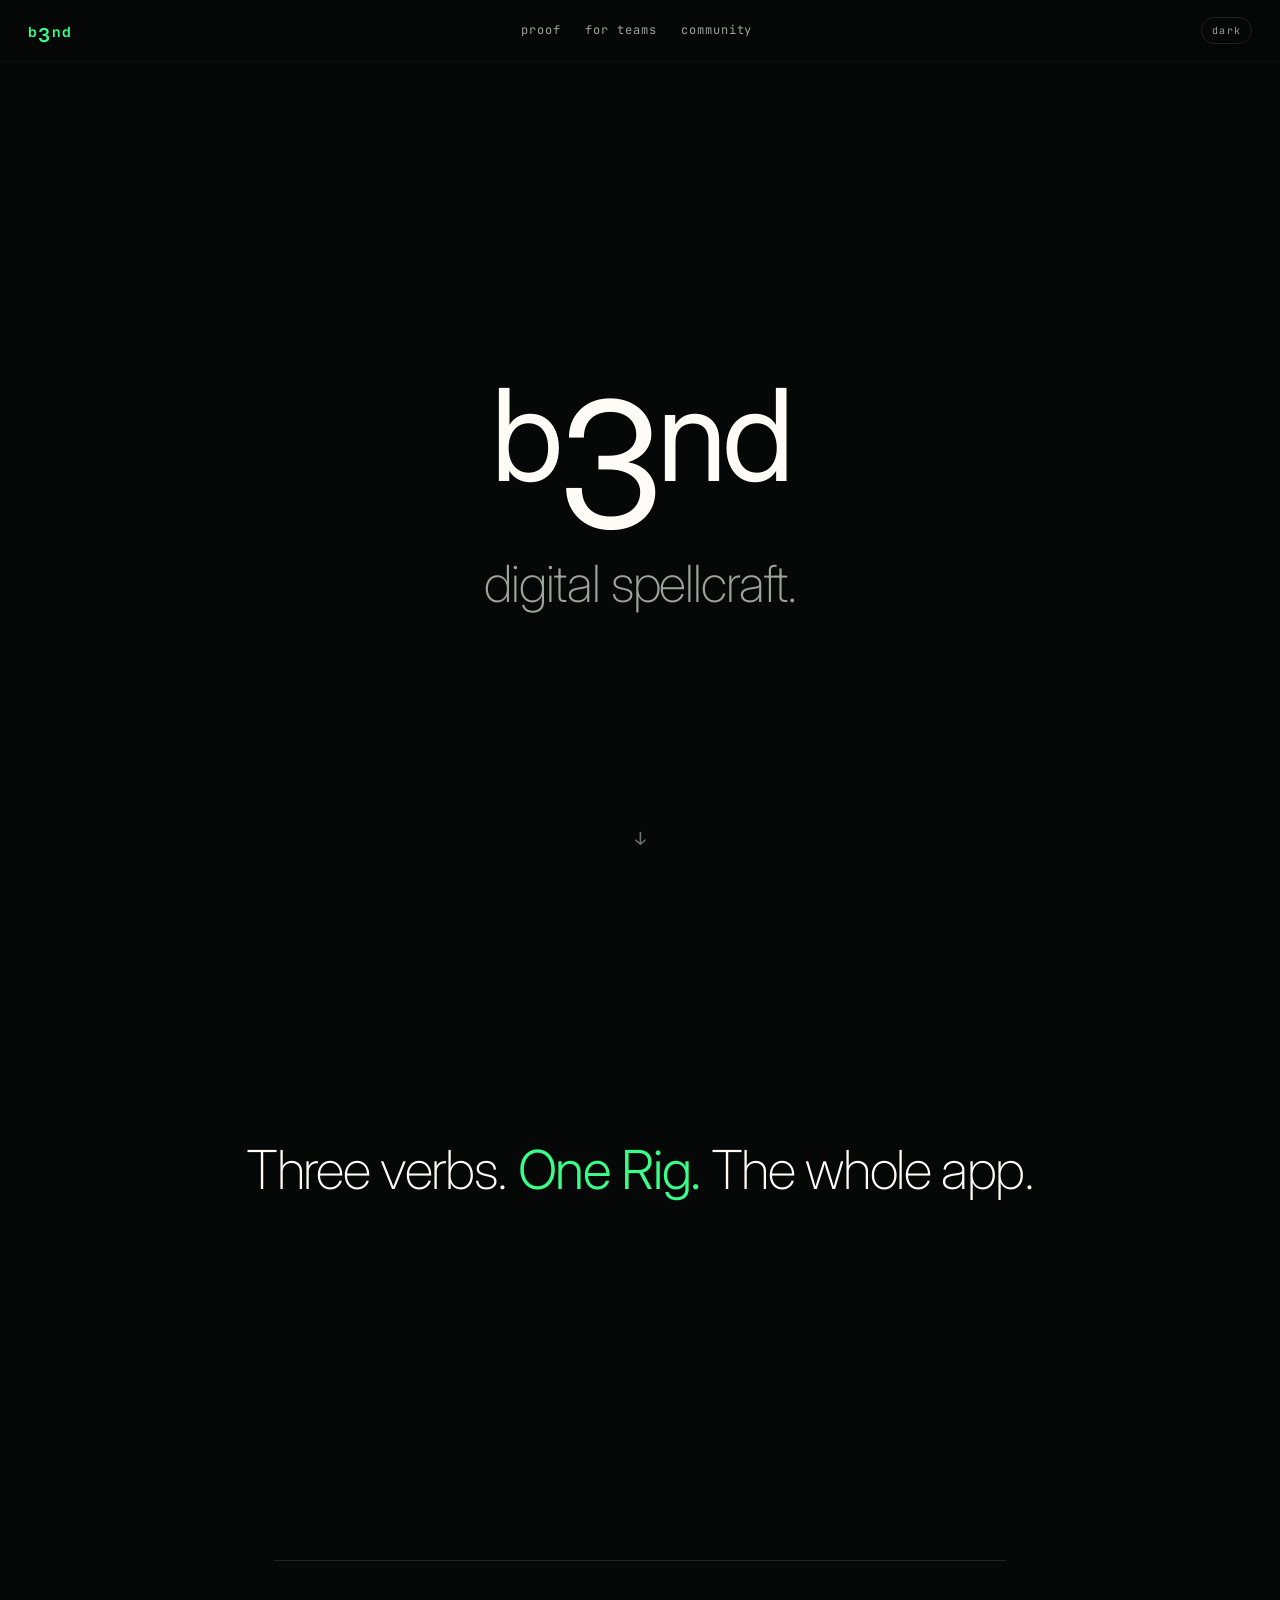
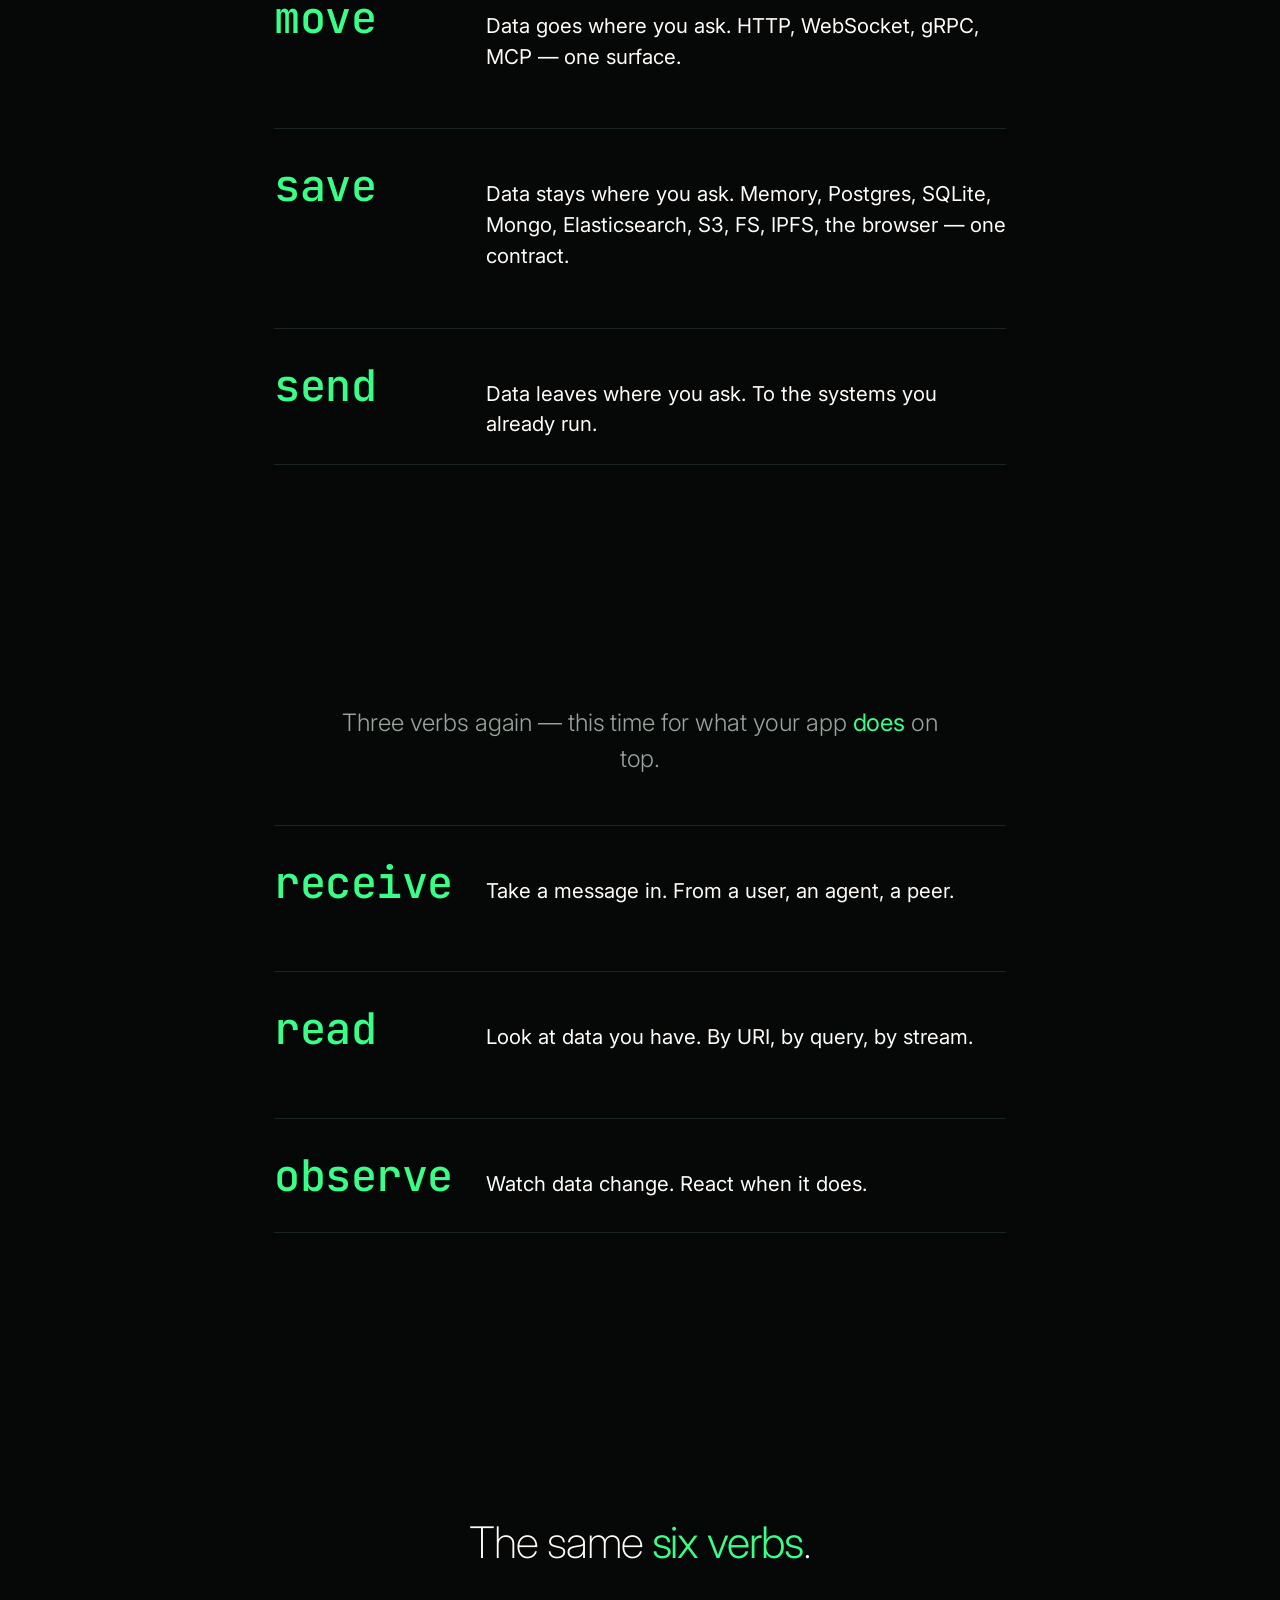
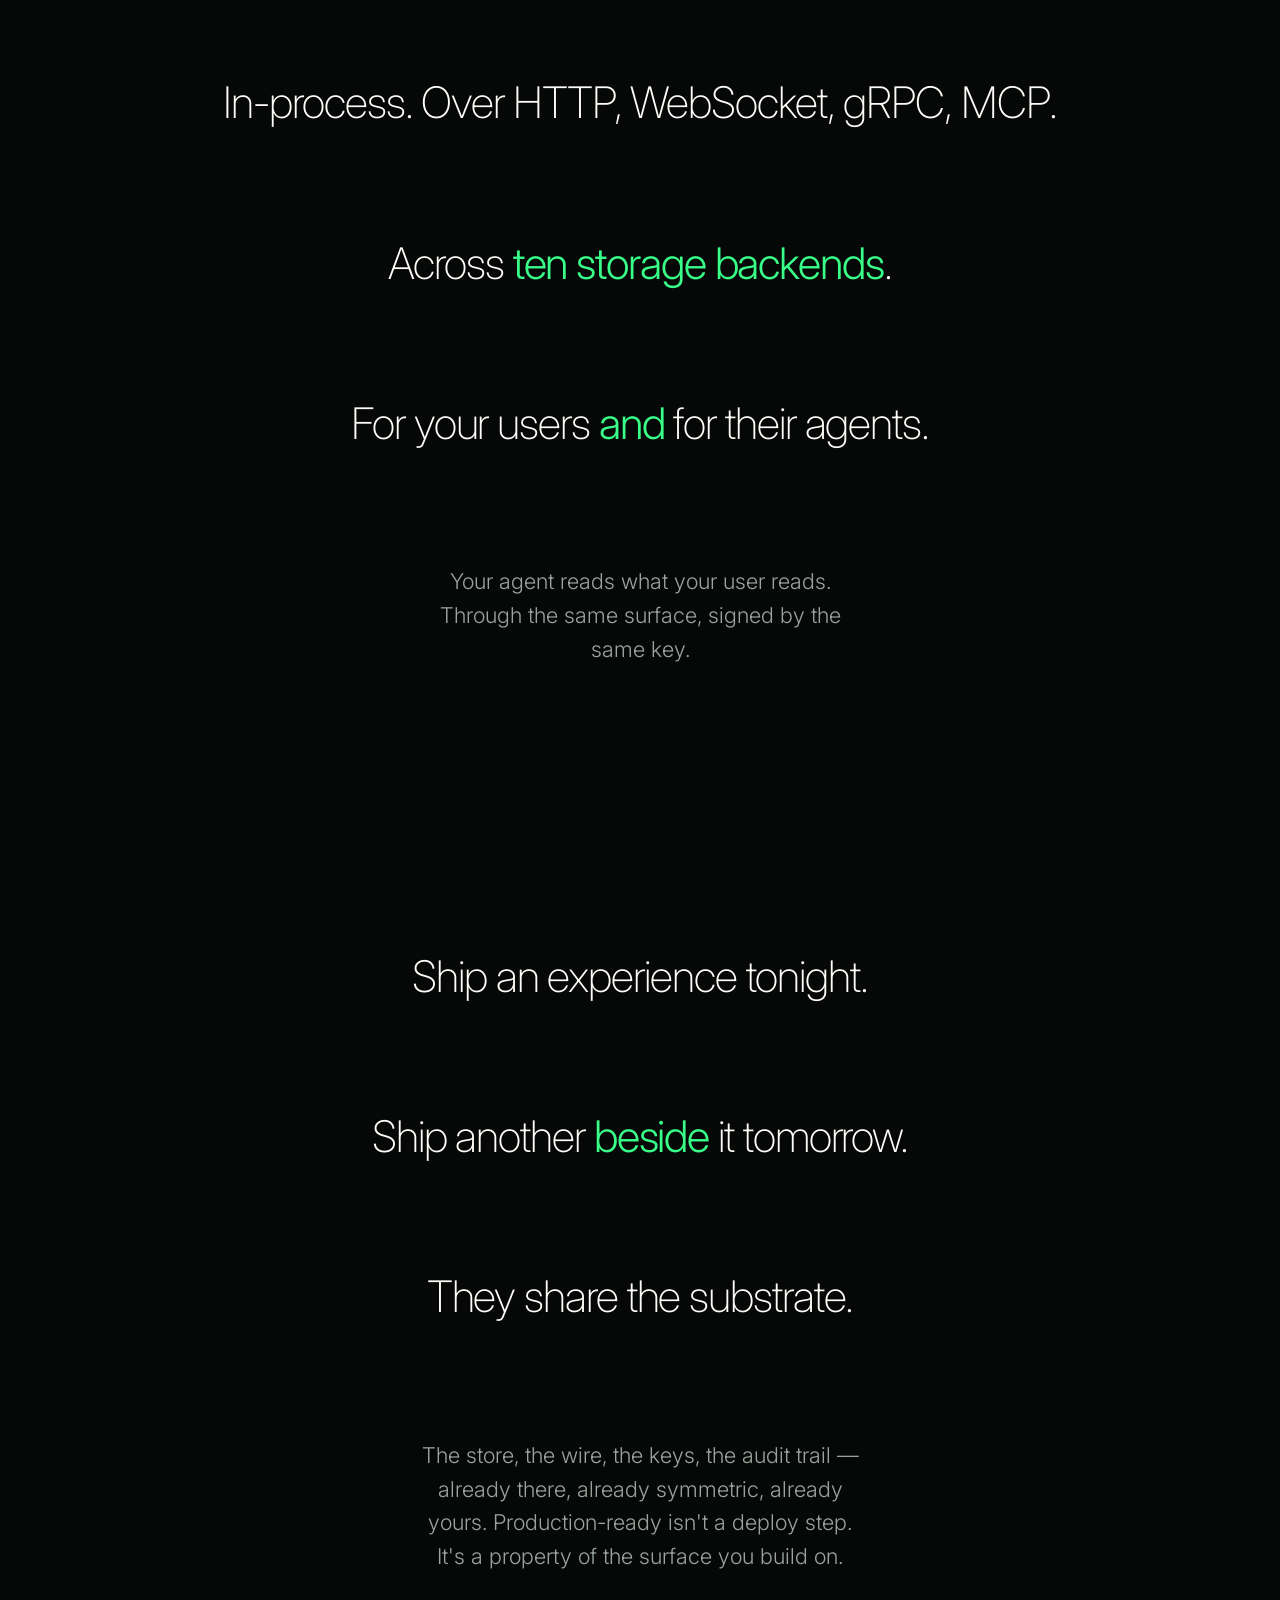
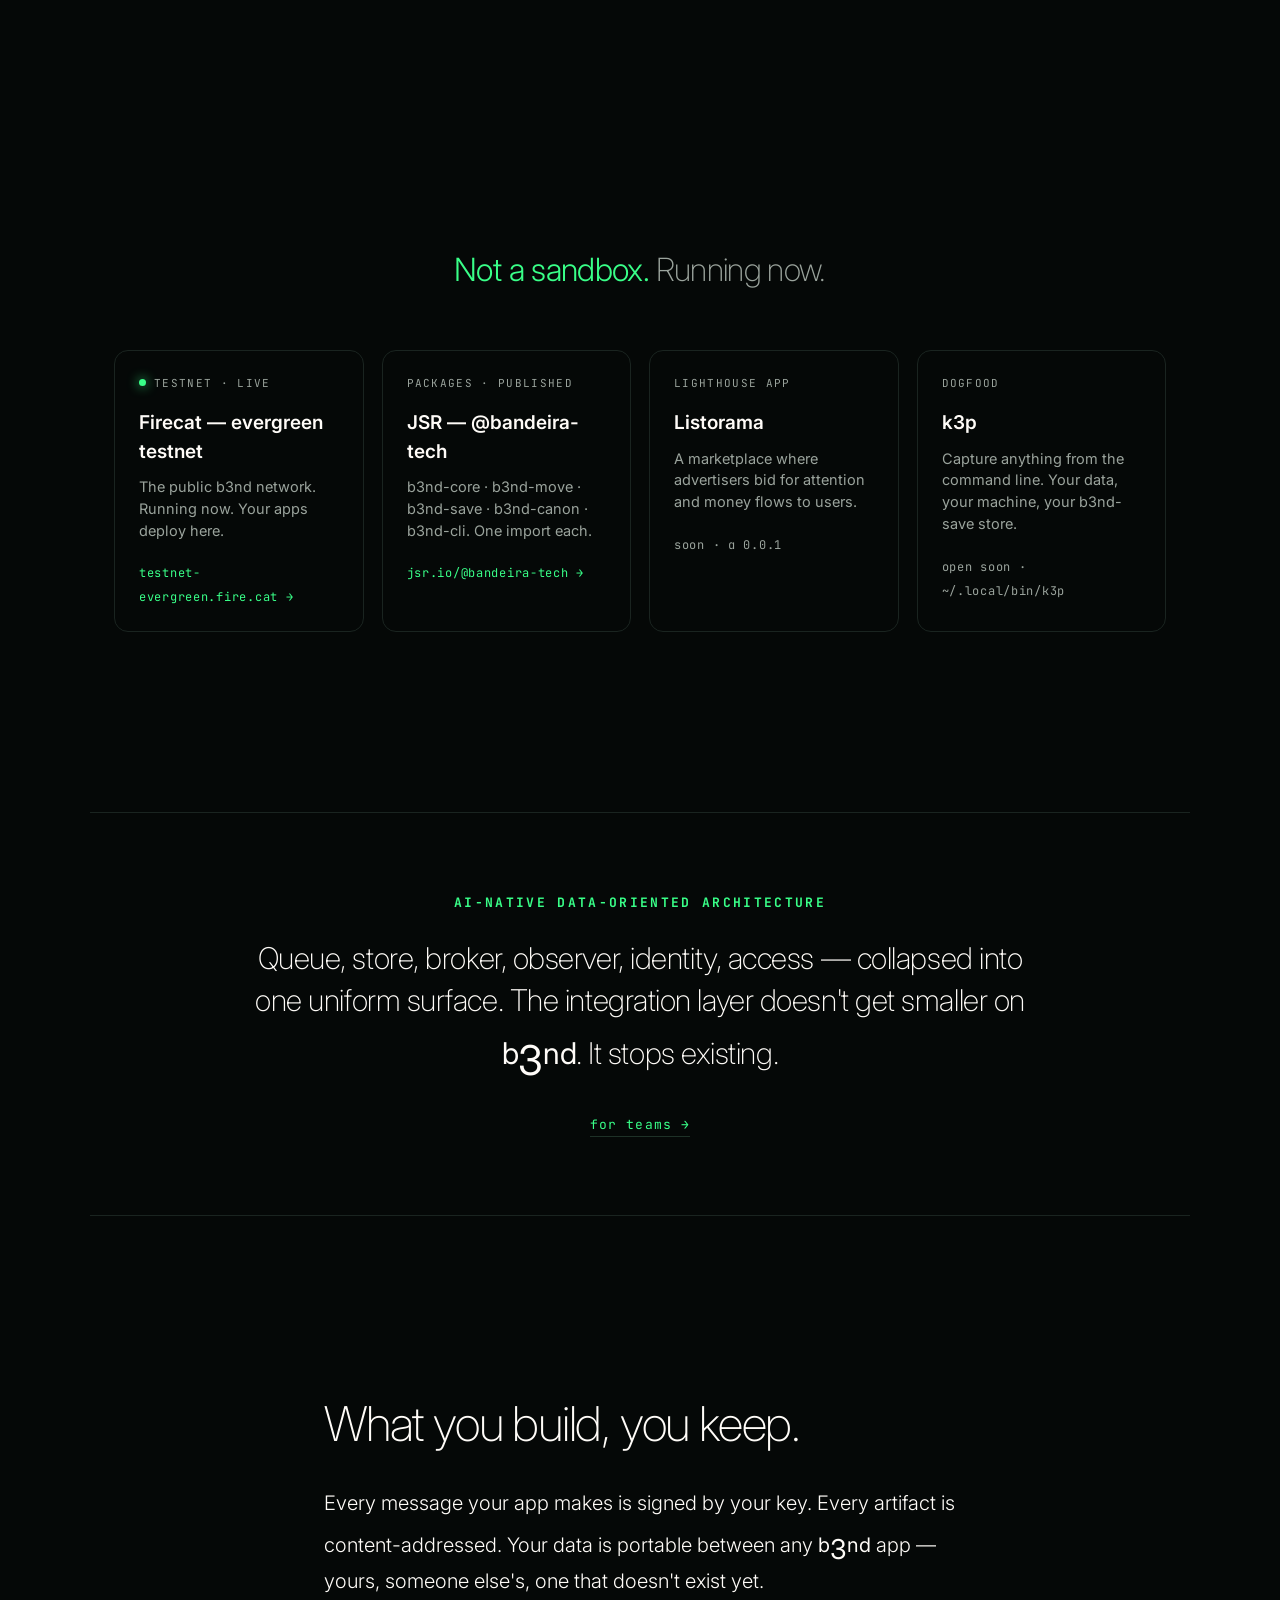
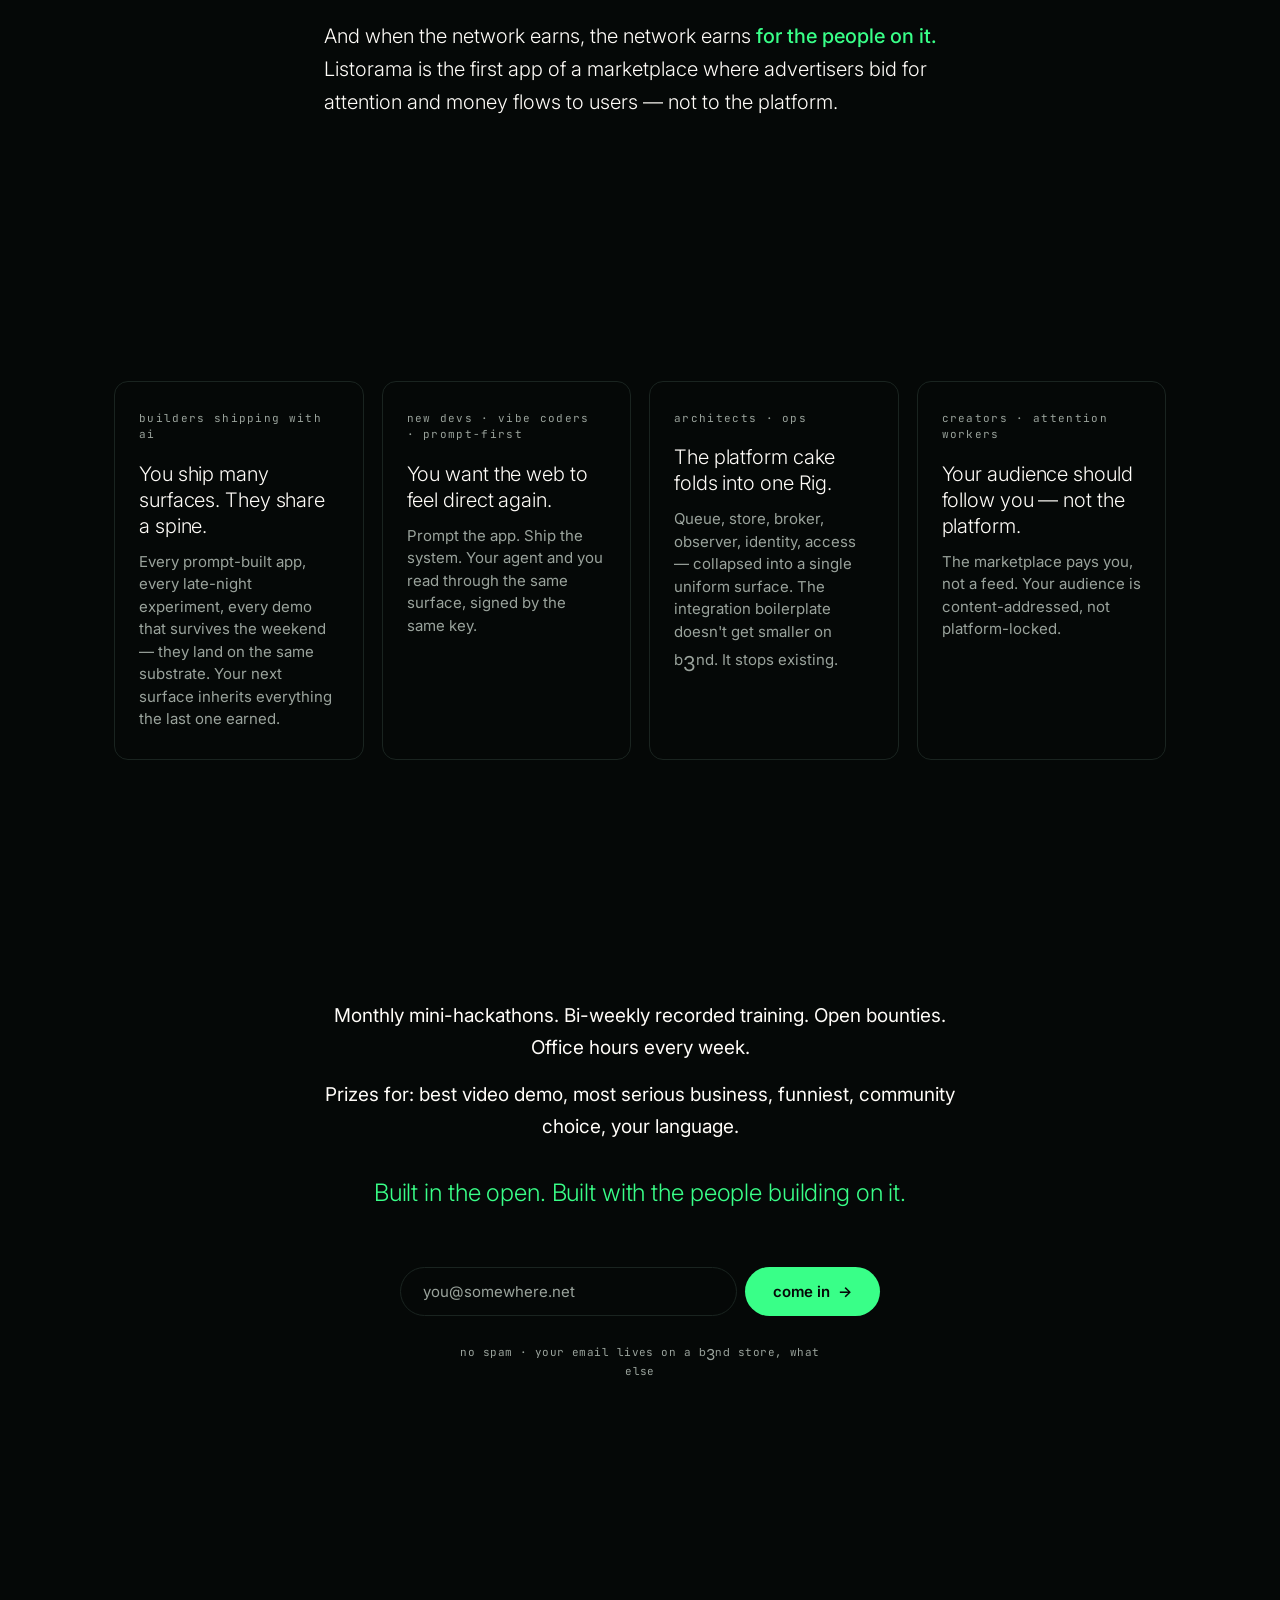
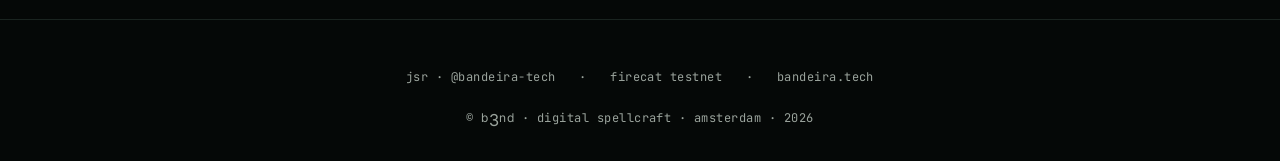
<file: v10.html>
<!doctype html>
<html lang="en">
<head>
<meta charset="utf-8">
<script>
  /* Anti-FOUC: assert the surface mode synchronously, before any CSS
   * is computed. Honors a stored opt-in to light; otherwise the
   * brand-canonical dark surface wins regardless of OS pref. < 1 ms. */
  (function () {
    try {
      var s = localStorage.getItem('b3nd.mode');
      if (s === 'light') {
        document.documentElement.setAttribute('data-mode', 'light');
      } else {
        document.documentElement.removeAttribute('data-mode');
      }
    } catch (_) {
      document.documentElement.removeAttribute('data-mode');
    }
  })();
</script>
<meta name="viewport" content="width=device-width,initial-scale=1,viewport-fit=cover">
<title>b3nd · digital spellcraft · v10 archive</title>
<meta name="robots" content="noindex,follow">
<link rel="canonical" href="https://b3nd.org/">
<meta name="description" content="Archived v10 of b3nd.org. The current site lives at https://b3nd.org/.">
<meta name="theme-color" content="#050807">
<meta property="og:title" content="b3nd is digital spellcraft.">
<meta property="og:description" content="One data substrate under every app you ship with AI. Six verbs, one Rig, ten storage backends. Built by bandeira.tech.">
<meta property="og:url" content="https://b3nd.org">
<meta property="og:type" content="website">
<meta property="og:image" content="https://b3nd.org/og.png">
<meta property="og:image:width" content="1200">
<meta property="og:image:height" content="630">
<meta property="og:image:alt" content="b3nd is digital spellcraft.">
<meta name="twitter:card" content="summary_large_image">
<meta name="twitter:image" content="https://b3nd.org/og.png">

<link rel="icon" href="data:image/svg+xml,%3Csvg xmlns='http://www.w3.org/2000/svg' viewBox='0 0 64 64'%3E%3Crect width='64' height='64' rx='12' fill='%23050807'/%3E%3Ctext x='32' y='48' font-family='American Typewriter,serif' font-size='52' text-anchor='middle' fill='%2339FF88'%3E3%3C/text%3E%3C/svg%3E">
<link rel="canonical" href="https://b3nd.org/">

<script type="application/ld+json">
{
  "@context": "https://schema.org",
  "@type": "SoftwareApplication",
  "name": "b3nd",
  "alternateName": "b3nd is digital spellcraft.",
  "description": "b3nd is a data substrate for apps in the age of agents. A small uniform surface — move, save, send at the protocol layer, receive, read, observe at the app layer — over a public network running today.",
  "applicationCategory": "DeveloperApplication",
  "operatingSystem": "Cross-platform",
  "url": "https://b3nd.org",
  "offers": { "@type": "Offer", "price": "0", "priceCurrency": "USD" },
  "author": {
    "@type": "Organization",
    "name": "Bandeira Tech",
    "url": "https://bandeira.tech"
  }
}
</script>

<link rel="preconnect" href="https://fonts.googleapis.com">
<link rel="preconnect" href="https://fonts.gstatic.com" crossorigin>
<link rel="preload" as="style"
  href="https://fonts.googleapis.com/css2?family=Inter:wght@200;300;400;500;600&family=JetBrains+Mono:wght@400;500&display=swap">
<link rel="stylesheet"
  href="https://fonts.googleapis.com/css2?family=Inter:wght@200;300;400;500;600&family=JetBrains+Mono:wght@400;500&display=swap">

<!-- Critical CSS — first paint without waiting on styles.css. Owns the
     v10 surface entirely; styles.css still loaded for chrome bits. -->
<style>
  :root{
    --bg:#050807; --ink:#FFFCF8; --ink-mute:#9aa39c;
    --accent:#39FF88; --accent-deep:#0FA855; --accent-mute:#1e3127;
    --rule:#1a2420;
    --mono:"JetBrains Mono",ui-monospace,monospace;
    --prose:"Inter",system-ui,sans-serif;
    --b3nd-prose:"Inter",system-ui,sans-serif;
  }
  html{color-scheme:dark;background:var(--bg);}
  html[data-mode="light"]{color-scheme:light;background:#FFFCF8;
    --bg:#FFFCF8; --ink:#0a0e0c; --ink-mute:#5b6863; --rule:#e7e2d8;
    --accent:#0FA855; --accent-deep:#0a7a3e; --accent-mute:#e0f5e8;}
  body{margin:0;background:var(--bg);color:var(--ink);
    font-family:var(--prose); -webkit-font-smoothing:antialiased;
    line-height:1.5;}
  *{box-sizing:border-box;}
  a{color:inherit;}
  em{font-style:italic;}

  /* ── v10 chrome ─────────────────────────────────────────────── */
  .v10-head{
    position:fixed; top:0; left:0; right:0; z-index:20;
    display:flex; justify-content:space-between; align-items:center;
    padding:16px 28px;
    background:rgba(5,8,7,0.82);
    backdrop-filter:blur(14px) saturate(140%);
    -webkit-backdrop-filter:blur(14px) saturate(140%);
    border-bottom:1px solid rgba(255,252,248,0.04);
  }
  html[data-mode="light"] .v10-head{
    background:rgba(255,252,248,0.85);
    border-bottom-color:rgba(10,14,12,0.06);
  }
  /* The wordmark must never break mid-name. */
  b-3{white-space:nowrap; display:inline-block;}
  .v10-brand{
    font-family:var(--mono); font-size:14px; letter-spacing:0.1em;
    text-decoration:none; color:var(--ink);
  }
  .v10-brand b-3{color:var(--accent); font-weight:600;}
  .v10-nav{display:flex; gap:24px; align-items:center;
    font-family:var(--mono); font-size:12px; letter-spacing:0.08em;}
  .v10-nav a{text-decoration:none; color:var(--ink-mute); transition:color .18s;}
  .v10-nav a:hover{color:var(--ink);}
  .v10-mode{
    appearance:none; background:transparent; border:1px solid var(--rule);
    color:var(--ink-mute); font-family:var(--mono); font-size:10px;
    letter-spacing:0.12em; padding:6px 10px; border-radius:999px;
    cursor:pointer; transition:border-color .18s, color .18s;
  }
  .v10-mode:hover{border-color:var(--ink); color:var(--ink);}

  /* anchor scrolling must clear the fixed nav */
  .beat, .spell-hero{scroll-margin-top:80px;}

  /* ── HERO ───────────────────────────────────────────────────── */
  .spell-hero{
    min-height:100vh; display:flex; flex-direction:column;
    align-items:center; justify-content:center;
    padding:120px 24px 80px; text-align:center; position:relative;
  }
  .spell-h1{
    margin:0; padding:0; text-align:center;
    display:flex; flex-direction:column; align-items:center; gap:8px;
    color:var(--ink); font-weight:200;
  }
  .spell-mark{
    font-family:var(--prose); font-weight:200;
    font-size:clamp(56px, 10vw, 140px);
    line-height:1; letter-spacing:-0.04em;
    /* the brand "3" hangs 0.27em below baseline — give it room
       below the wordmark so it never collides with the tag. */
    padding-bottom:0.35em;
  }
  .spell-tag{
    font-family:var(--prose); font-weight:200;
    font-size:clamp(26px, 4vw, 52px);
    line-height:1; letter-spacing:-0.02em;
    color:var(--ink-mute);
  }
  .spell-scroll{
    position:absolute; bottom:48px; left:50%; transform:translateX(-50%);
    font-family:var(--mono); font-size:18px; color:var(--ink-mute);
    text-decoration:none; opacity:0.7;
    animation:scrollHint 2.4s ease-in-out infinite;
  }
  @keyframes scrollHint{
    0%, 100%{transform:translate(-50%, 0); opacity:0.4;}
    50%{transform:translate(-50%, 8px); opacity:0.9;}
  }

  /* ── BEAT shell ─────────────────────────────────────────────── */
  .beat{
    padding:120px 24px;
    max-width:1100px; margin:0 auto;
  }
  .beat-narrow{max-width:780px;}
  .beat-center{text-align:center;}
  .beat-line{
    font-family:var(--prose); font-weight:200;
    font-size:clamp(28px, 4.2vw, 56px); line-height:1.2;
    letter-spacing:-0.025em; margin:0; color:var(--ink);
  }
  .beat-line em{color:var(--accent); font-style:normal; font-weight:300;}

  /* ── BEAT 1 — shape ─────────────────────────────────────────── */
  .beat-shape{
    min-height:60vh; display:flex; align-items:center; justify-content:center;
    text-align:center;
  }

  /* ── BEAT 2/3 — trinity rows ────────────────────────────────── */
  .trinity-intro{
    font-family:var(--prose); font-weight:300;
    font-size:clamp(18px, 2vw, 24px); color:var(--ink-mute);
    margin:0 auto 48px; text-align:center; max-width:42ch;
    letter-spacing:-0.005em;
  }
  .trinity-intro em{color:var(--accent); font-style:normal; font-weight:400;}
  .trinity-list{
    list-style:none; padding:0; margin:0;
    display:flex; flex-direction:column; gap:32px;
  }
  .trinity-row{
    display:grid; grid-template-columns:180px 1fr; gap:32px;
    align-items:baseline;
    padding:24px 0; border-top:1px solid var(--rule);
  }
  .trinity-row:last-child{border-bottom:1px solid var(--rule);}
  .trinity-verb{
    font-family:var(--mono); font-size:clamp(28px, 3.4vw, 44px);
    font-weight:500; color:var(--accent); letter-spacing:-0.01em;
  }
  .trinity-line{
    font-size:clamp(17px, 1.6vw, 21px); line-height:1.5;
    color:var(--ink);
  }
  @media (max-width:680px){
    .trinity-row{grid-template-columns:1fr; gap:8px; padding:20px 0;}
  }

  /* ── BEAT 4 — pivot ─────────────────────────────────────────── */
  .beat-pivot{text-align:center;}
  .pivot-stack{
    display:flex; flex-direction:column; gap:20px;
    font-family:var(--prose); font-weight:200;
    font-size:clamp(24px, 3.4vw, 44px); line-height:1.22;
    letter-spacing:-0.025em; color:var(--ink);
  }
  .pivot-stack em{color:var(--accent); font-style:normal; font-weight:300;}
  .pivot-coda{
    margin:72px auto 0; max-width:34ch;
    font-family:var(--prose); font-weight:300;
    font-size:clamp(17px, 1.7vw, 22px);
    color:var(--ink-mute); line-height:1.55;
  }

  /* ── BEAT 5 — proof ─────────────────────────────────────────── */
  .proof-head{
    text-align:center; margin-bottom:56px;
    font-family:var(--prose); font-weight:200;
    font-size:clamp(22px, 2.6vw, 32px); color:var(--ink-mute);
    letter-spacing:-0.02em;
  }
  .proof-head em{color:var(--accent); font-style:normal; font-weight:300;}
  .proof-grid{
    display:grid; grid-template-columns:repeat(auto-fit, minmax(240px, 1fr));
    gap:18px;
  }
  .proof-card{
    display:block; padding:24px; border:1px solid var(--rule);
    border-radius:14px; text-decoration:none; color:var(--ink);
    background:transparent; transition:border-color .2s, transform .2s;
  }
  .proof-card:hover{border-color:var(--accent); transform:translateY(-2px);}
  .proof-tag{
    display:flex; align-items:center; gap:8px;
    font-family:var(--mono); font-size:11px; letter-spacing:0.12em;
    color:var(--ink-mute); margin-bottom:18px; text-transform:uppercase;
  }
  .dot{width:7px; height:7px; border-radius:50%; background:var(--ink-mute);
    display:inline-block;}
  .dot.live{background:var(--accent); box-shadow:0 0 12px var(--accent);}
  .proof-card h3{
    margin:0 0 10px; font-family:var(--prose); font-weight:600;
    font-size:19px; color:var(--ink);
  }
  .proof-card p{
    margin:0 0 18px; font-size:14.5px; line-height:1.5;
    color:var(--ink-mute);
  }
  .proof-link{
    font-family:var(--mono); font-size:12px; letter-spacing:0.06em;
    color:var(--accent);
  }
  .proof-link.soon{color:var(--ink-mute);}

  /* ── BEAT 6 — arch ──────────────────────────────────────────── */
  .beat-arch{
    text-align:center; padding-top:80px; padding-bottom:80px;
    border-top:1px solid var(--rule);
    border-bottom:1px solid var(--rule);
    margin:60px auto;
  }
  .arch-label{
    font-family:var(--mono); font-size:13px; letter-spacing:0.18em;
    text-transform:uppercase; color:var(--accent);
    margin:0 0 24px;
  }
  .arch-line{
    font-family:var(--prose); font-weight:200;
    font-size:clamp(20px, 2.4vw, 30px); line-height:1.4;
    color:var(--ink); margin:0 auto 32px; max-width:46ch;
    letter-spacing:-0.015em;
  }
  .arch-cta{
    font-family:var(--mono); font-size:13px; letter-spacing:0.08em;
    color:var(--accent); text-decoration:none;
    border-bottom:1px solid var(--accent-mute);
    padding-bottom:3px; transition:border-color .18s;
  }
  .arch-cta:hover{border-color:var(--accent);}

  /* ── BEAT 7 — ownership ─────────────────────────────────────── */
  .beat-own{max-width:680px;}
  .own-line{
    font-family:var(--prose); font-weight:200;
    font-size:clamp(28px, 4vw, 48px); line-height:1.15;
    letter-spacing:-0.025em; margin:0 0 36px; color:var(--ink);
  }
  .beat-own p{
    font-family:var(--prose); font-weight:300;
    font-size:clamp(17px, 1.6vw, 20px); line-height:1.65;
    color:var(--ink); margin:0 0 22px; max-width:60ch;
  }
  .beat-own em{color:var(--accent); font-style:normal; font-weight:500;}

  /* ── BEAT 8 — audiences ─────────────────────────────────────── */
  .audience-grid{
    display:grid; grid-template-columns:repeat(auto-fit, minmax(240px, 1fr));
    gap:18px;
  }
  .aud-card{
    padding:28px 24px; border:1px solid var(--rule); border-radius:14px;
    transition:border-color .2s;
  }
  .aud-card:hover{border-color:var(--accent);}
  .aud-tag{
    font-family:var(--mono); font-size:11px; letter-spacing:0.12em;
    color:var(--ink-mute); margin-bottom:18px; text-transform:lowercase;
  }
  .aud-card h3{
    margin:0 0 12px; font-family:var(--prose); font-weight:300;
    font-size:20px; line-height:1.3; color:var(--ink);
    letter-spacing:-0.005em;
  }
  .aud-card p{
    margin:0; font-size:15px; line-height:1.5; color:var(--ink-mute);
  }

  /* ── BEAT 9 — community + door in ───────────────────────────── */
  .beat-community{text-align:center; max-width:780px;}
  .beat-community .com-lines{
    font-size:clamp(17px, 1.6vw, 19px); line-height:1.7;
    color:var(--ink); margin:0 auto 14px; max-width:54ch;
  }
  .beat-community .com-coda{
    font-family:var(--prose); font-weight:300;
    font-size:clamp(18px, 2vw, 24px); color:var(--accent);
    margin:32px auto 56px; max-width:46ch; letter-spacing:-0.005em;
  }
  .door-form{
    display:flex; gap:8px; max-width:480px; margin:0 auto;
    flex-wrap:wrap; justify-content:center;
  }
  .door-input{
    flex:1; min-width:240px;
    background:transparent; border:1px solid var(--rule); border-radius:999px;
    padding:14px 22px; font-family:var(--prose); font-size:15px;
    color:var(--ink); transition:border-color .18s;
  }
  .door-input:focus{outline:none; border-color:var(--accent);}
  .door-input::placeholder{color:var(--ink-mute);}
  .door-btn{
    background:var(--accent); color:var(--bg);
    border:none; border-radius:999px;
    padding:14px 28px; font-family:var(--prose); font-weight:600; font-size:15px;
    cursor:pointer; transition:transform .12s, box-shadow .18s;
    display:inline-flex; align-items:center; gap:8px;
  }
  .door-btn:hover{transform:translateY(-1px); box-shadow:0 6px 24px rgba(57,255,136,0.25);}
  .door-note{
    font-family:var(--mono); font-size:11px; letter-spacing:0.04em;
    color:var(--ink-mute); margin:24px auto 0; max-width:54ch;
  }

  /* ── footer ─────────────────────────────────────────────────── */
  .v10-foot{
    border-top:1px solid var(--rule); margin-top:120px;
    padding:48px 28px 32px;
    font-family:var(--mono); font-size:12px; letter-spacing:0.04em;
    color:var(--ink-mute); text-align:center;
  }
  .v10-foot a{color:var(--ink-mute); text-decoration:none;
    border-bottom:1px solid transparent; transition:border-color .18s, color .18s;}
  .v10-foot a:hover{color:var(--ink); border-color:var(--ink-mute);}
  .v10-foot .foot-row{margin:0 0 14px;}
  .v10-foot .foot-row > span,
  .v10-foot .foot-row > a{margin:0 8px;}
  .v10-foot .foot-sig{margin-top:18px; color:var(--ink-mute);}

  /* ── visually-hidden ────────────────────────────────────────── */
  .visually-hidden{position:absolute; width:1px; height:1px;
    padding:0; margin:-1px; overflow:hidden; clip:rect(0,0,0,0);
    white-space:nowrap; border:0;}
</style>

<link rel="stylesheet" href="/brand/b3nd.css?v=20260620-v10">
<script defer src="/brand/b3nd.js?v=20260620-v10"></script>
<script defer src="/app.js?v=20260620-v10"></script>
</head>
<body>

<!-- ============================================================
     CHROME
     ============================================================ -->
<header class="v10-head">
  <a class="v10-brand" href="/" aria-label="b3nd home">
    <b-3>b3nd</b-3>
  </a>
  <nav class="v10-nav" aria-label="Primary">
    <a href="#proof">proof</a>
    <a href="/teams">for teams</a>
    <a href="#community">community</a>
  </nav>
  <button class="v10-mode" type="button" data-action="toggle-mode" aria-label="Toggle dark or light surface">
    dark
  </button>
</header>

<!-- ============================================================
     HERO — beat 0
     The visitor reads it, doesn't know what it means,
     and we don't help them. The page below has to earn the answer.
     ============================================================ -->
<section class="spell-hero" id="top">
  <h1 class="spell-h1">
    <span class="spell-mark"><b-3>b3nd</b-3></span>
    <span class="spell-tag">digital spellcraft.</span>
  </h1>
  <a class="spell-scroll" href="#shape" aria-label="scroll for more">↓</a>
</section>

<!-- ============================================================
     BEAT 1 — the shape, named
     ============================================================ -->
<section class="beat beat-shape" id="shape">
  <h2 class="beat-line">Three verbs. <em>One Rig.</em> The whole app.</h2>
</section>

<!-- ============================================================
     BEAT 2 — the protocol surface (move · save · send)
     ============================================================ -->
<section class="beat beat-narrow">
  <ul class="trinity-list" aria-label="The protocol surface — three verbs for what happens to data">
    <li class="trinity-row">
      <span class="trinity-verb">move</span>
      <span class="trinity-line">Data goes where you ask. HTTP, WebSocket, gRPC, MCP — one surface.</span>
    </li>
    <li class="trinity-row">
      <span class="trinity-verb">save</span>
      <span class="trinity-line">Data stays where you ask. Memory, Postgres, SQLite, Mongo, Elasticsearch, S3, FS, IPFS, the browser — one contract.</span>
    </li>
    <li class="trinity-row">
      <span class="trinity-verb">send</span>
      <span class="trinity-line">Data leaves where you ask. To the systems you already run.</span>
    </li>
  </ul>
</section>

<!-- ============================================================
     BEAT 3 — the application surface (receive · read · observe)
     ============================================================ -->
<section class="beat beat-narrow">
  <p class="trinity-intro">Three verbs again — this time for what your app <em>does</em> on top.</p>
  <ul class="trinity-list" aria-label="The app surface — three verbs for what apps do on top">
    <li class="trinity-row">
      <span class="trinity-verb">receive</span>
      <span class="trinity-line">Take a message in. From a user, an agent, a peer.</span>
    </li>
    <li class="trinity-row">
      <span class="trinity-verb">read</span>
      <span class="trinity-line">Look at data you have. By URI, by query, by stream.</span>
    </li>
    <li class="trinity-row">
      <span class="trinity-verb">observe</span>
      <span class="trinity-line">Watch data change. React when it does.</span>
    </li>
  </ul>
</section>

<!-- ============================================================
     BEAT 4 — the symmetry pivot (load-bearing)
     ============================================================ -->
<section class="beat beat-pivot">
  <div class="pivot-stack">
    <p>The same <em>six verbs</em>.</p>
    <p>In-process. Over HTTP, WebSocket, gRPC, MCP.</p>
    <p>Across <em>ten storage backends</em>.</p>
    <p>For your users <em>and</em> for their agents.</p>
  </div>
  <p class="pivot-coda">
    Your agent reads what your user reads. Through the same surface,
    signed by the same key.
  </p>
</section>

<!-- ============================================================
     BEAT 4.5 — many experiences, one substrate
     The AI-builder beat: spin things up fast; the data layer
     stays unified. Production-readiness is a property of the
     surface, not a deploy step.
     ============================================================ -->
<section class="beat beat-pivot">
  <div class="pivot-stack">
    <p>Ship an experience tonight.</p>
    <p>Ship another <em>beside</em> it tomorrow.</p>
    <p>They share the substrate.</p>
  </div>
  <p class="pivot-coda">
    The store, the wire, the keys, the audit trail —
    already there, already symmetric, already yours.
    Production-ready isn't a deploy step. It's a property
    of the surface you build on.
  </p>
</section>

<!-- ============================================================
     BEAT 5 — proof
     ============================================================ -->
<section class="beat" id="proof">
  <p class="proof-head"><em>Not a sandbox.</em> Running now.</p>
  <div class="proof-grid">
    <a class="proof-card" href="https://testnet-evergreen.fire.cat" target="_blank" rel="noreferrer noopener">
      <div class="proof-tag"><span class="dot live"></span> testnet · live</div>
      <h3>Firecat — evergreen testnet</h3>
      <p>The public b3nd network. Running now. Your apps deploy here.</p>
      <span class="proof-link">testnet-evergreen.fire.cat →</span>
    </a>

    <a class="proof-card" href="https://jsr.io/@bandeira-tech" target="_blank" rel="noreferrer noopener">
      <div class="proof-tag">packages · published</div>
      <h3>JSR — @bandeira-tech</h3>
      <p>b3nd-core · b3nd-move · b3nd-save · b3nd-canon · b3nd-cli. One import each.</p>
      <span class="proof-link">jsr.io/@bandeira-tech →</span>
    </a>

    <article class="proof-card">
      <div class="proof-tag">lighthouse app</div>
      <h3>Listorama</h3>
      <p>A marketplace where advertisers bid for attention and money flows to users.</p>
      <span class="proof-link soon">soon · α 0.0.1</span>
    </article>

    <article class="proof-card">
      <div class="proof-tag">dogfood</div>
      <h3>k3p</h3>
      <p>Capture anything from the command line. Your data, your machine, your b3nd-save store.</p>
      <span class="proof-link soon">open soon · ~/.local/bin/k3p</span>
    </article>
  </div>
</section>

<!-- ============================================================
     BEAT 6 — architecture beat (for teams / enterprise off-ramp)
     ============================================================ -->
<section class="beat beat-arch" id="for-teams">
  <h2 class="arch-label">AI-Native Data-Oriented Architecture</h2>
  <p class="arch-line">
    Queue, store, broker, observer, identity, access — collapsed into
    one uniform surface. The integration layer doesn't get smaller on
    <b-3>b3nd</b-3>. It stops existing.
  </p>
  <a class="arch-cta" href="/teams">for teams →</a>
</section>

<!-- ============================================================
     BEAT 7 — ownership + economics
     ============================================================ -->
<section class="beat beat-own">
  <h2 class="own-line">What you build, you keep.</h2>
  <p>
    Every message your app makes is signed by your key. Every artifact
    is content-addressed. Your data is portable between any
    <b-3>b3nd</b-3> app — yours, someone else's, one that doesn't
    exist yet.
  </p>
  <p>
    And when the network earns, the network earns <em>for the people on it.</em>
    Listorama is the first app of a marketplace where advertisers bid
    for attention and money flows to users — not to the platform.
  </p>
</section>

<!-- ============================================================
     BEAT 8 — "is this me?" — audience cards
     ============================================================ -->
<section class="beat" id="audience">
  <div class="audience-grid">
    <article class="aud-card">
      <div class="aud-tag">builders shipping with ai</div>
      <h3>You ship many surfaces. They share a spine.</h3>
      <p>Every prompt-built app, every late-night experiment, every demo that survives the weekend — they land on the same substrate. Your next surface inherits everything the last one earned.</p>
    </article>

    <article class="aud-card">
      <div class="aud-tag">new devs · vibe coders · prompt-first</div>
      <h3>You want the web to feel direct again.</h3>
      <p>Prompt the app. Ship the system. Your agent and you read through the same surface, signed by the same key.</p>
    </article>

    <article class="aud-card">
      <div class="aud-tag">architects · ops</div>
      <h3>The platform cake folds into one Rig.</h3>
      <p>Queue, store, broker, observer, identity, access — collapsed into a single uniform surface. The integration boilerplate doesn't get smaller on <b-3>b3nd</b-3>. It stops existing.</p>
    </article>

    <article class="aud-card">
      <div class="aud-tag">creators · attention workers</div>
      <h3>Your audience should follow you — not the platform.</h3>
      <p>The marketplace pays you, not a feed. Your audience is content-addressed, not platform-locked.</p>
    </article>
  </div>
</section>

<!-- ============================================================
     BEAT 9 — community + the door in
     ============================================================ -->
<section class="beat beat-community" id="community">
  <p class="com-lines">
    Monthly mini-hackathons. Bi-weekly recorded training.
    Open bounties. Office hours every week.
  </p>
  <p class="com-lines">
    Prizes for: best video demo, most serious business,
    funniest, community choice, your language.
  </p>
  <p class="com-coda">Built in the open. Built with the people building on it.</p>

  <form class="door-form" data-form="signup" action="/api/signup" method="post" novalidate>
    <label class="visually-hidden" for="email-door">Email address</label>
    <input class="door-input" id="email-door" name="email" type="email"
           inputmode="email" autocomplete="email"
           placeholder="you@somewhere.net" required>
    <button class="door-btn" type="submit">
      <span>come in</span>
      <span aria-hidden="true">→</span>
    </button>
  </form>
  <p class="door-note" data-form-note>
    no spam · your email lives on a <b-3>b3nd</b-3> store, what else
  </p>
</section>

<!-- ============================================================
     FOOTER — minimal
     ============================================================ -->
<footer class="v10-foot">
  <div class="foot-row">
    <a href="https://jsr.io/@bandeira-tech">jsr · @bandeira-tech</a>
    <span aria-hidden="true">·</span>
    <a href="https://testnet-evergreen.fire.cat">firecat testnet</a>
    <span aria-hidden="true">·</span>
    <a href="https://bandeira.tech">bandeira.tech</a>
  </div>
  <div class="foot-sig">
    © <b-3>b3nd</b-3> · digital spellcraft · amsterdam · 2026
  </div>
</footer>

</body>
</html>
</file>
<file: brand/b3nd.css>
/* ============================================================
 * b3nd brand · canonical font serving
 * ------------------------------------------------------------
 * Authoring:
 *   <p>You ship faster with <b-3>b3nd</b-3>.</p>
 *
 * The digit "3" inside <b-3> or .b3nd is swapped for the logo
 * glyph via unicode-range fallback. The surrounding letters use
 * the prose font stack of the host page. b3nd.js then wraps each
 * letter in a span and applies the D5 locked treatment to the 3
 * (scale 137 %, hang 0.27 em).
 *
 * Override the prose font by setting --b3nd-prose on a parent:
 *   :root { --b3nd-prose: "Inter", system-ui, sans-serif; }
 *
 * Override the 3's locked treatment (rare — usually scoped):
 *   .small-label b-3 { --b3nd-3-scale: 100%; --b3nd-3-hang: 0em; }
 *
 * Decision ledger: see /DECISIONS.md
 *   D1 — logo is the digit 3, set in American Typewriter
 *   D2 — display variations restyle the b/n/d around the fixed 3
 *   D3 — prose setting: lowercase b3nd, mid-sentence
 *   D4 — never bold, never italic (one cut, one weight)
 *   D5 — the 3 sets at 137 % and hangs 0.27 em below baseline
 * ============================================================ */

@font-face {
  font-family: "b3nd-logo";
  font-style: normal;
  font-weight: 400;            /* D4 — one cut only */
  font-display: swap;
  src: local("American Typewriter"),
       local("AmericanTypewriter");
  unicode-range: U+0033;       /* the digit "3" */
}

/* Locked treatment values from D5. Exposed as variables so a
 * specific surface can opt out (e.g. tight UI label) without
 * redefining defaults globally. */
:where(b-3, .b3nd) {
  --b3nd-3-scale: 137%;
  --b3nd-3-hang:  0.27em;
}

/* :where() keeps specificity at zero so authors can deliberately
 * override per page, while still getting safe defaults everywhere. */
:where(b-3, .b3nd) {
  font-family: "b3nd-logo", var(--b3nd-prose, inherit);
  font-weight: 400;            /* D4 — block inherited bold */
  font-style: normal;          /* D4 — block inherited italic */
  font-synthesis: none;        /* D4 — block faux-bold/faux-italic */
  font-variant-numeric: lining-nums;
  -webkit-font-smoothing: inherit;
}

/* Per-letter spans created by brand/b3nd.js on connection.
 * Standalone-mark <b-3>3</b-3> is NOT wrapped (D5: the hang is a
 * wordmark property, not a glyph property). */
:where(b-3) .b3nd-3 {
  display: inline-block;
  font-size: var(--b3nd-3-scale);
  transform: translateY(var(--b3nd-3-hang));
  /* color, weight, style all inherited — the 3 never gets a special color */
}
:where(b-3) .b3nd-letter {
  /* the b, n, d (and any other surrounding letters) — D2 variation target */
}
</file>
